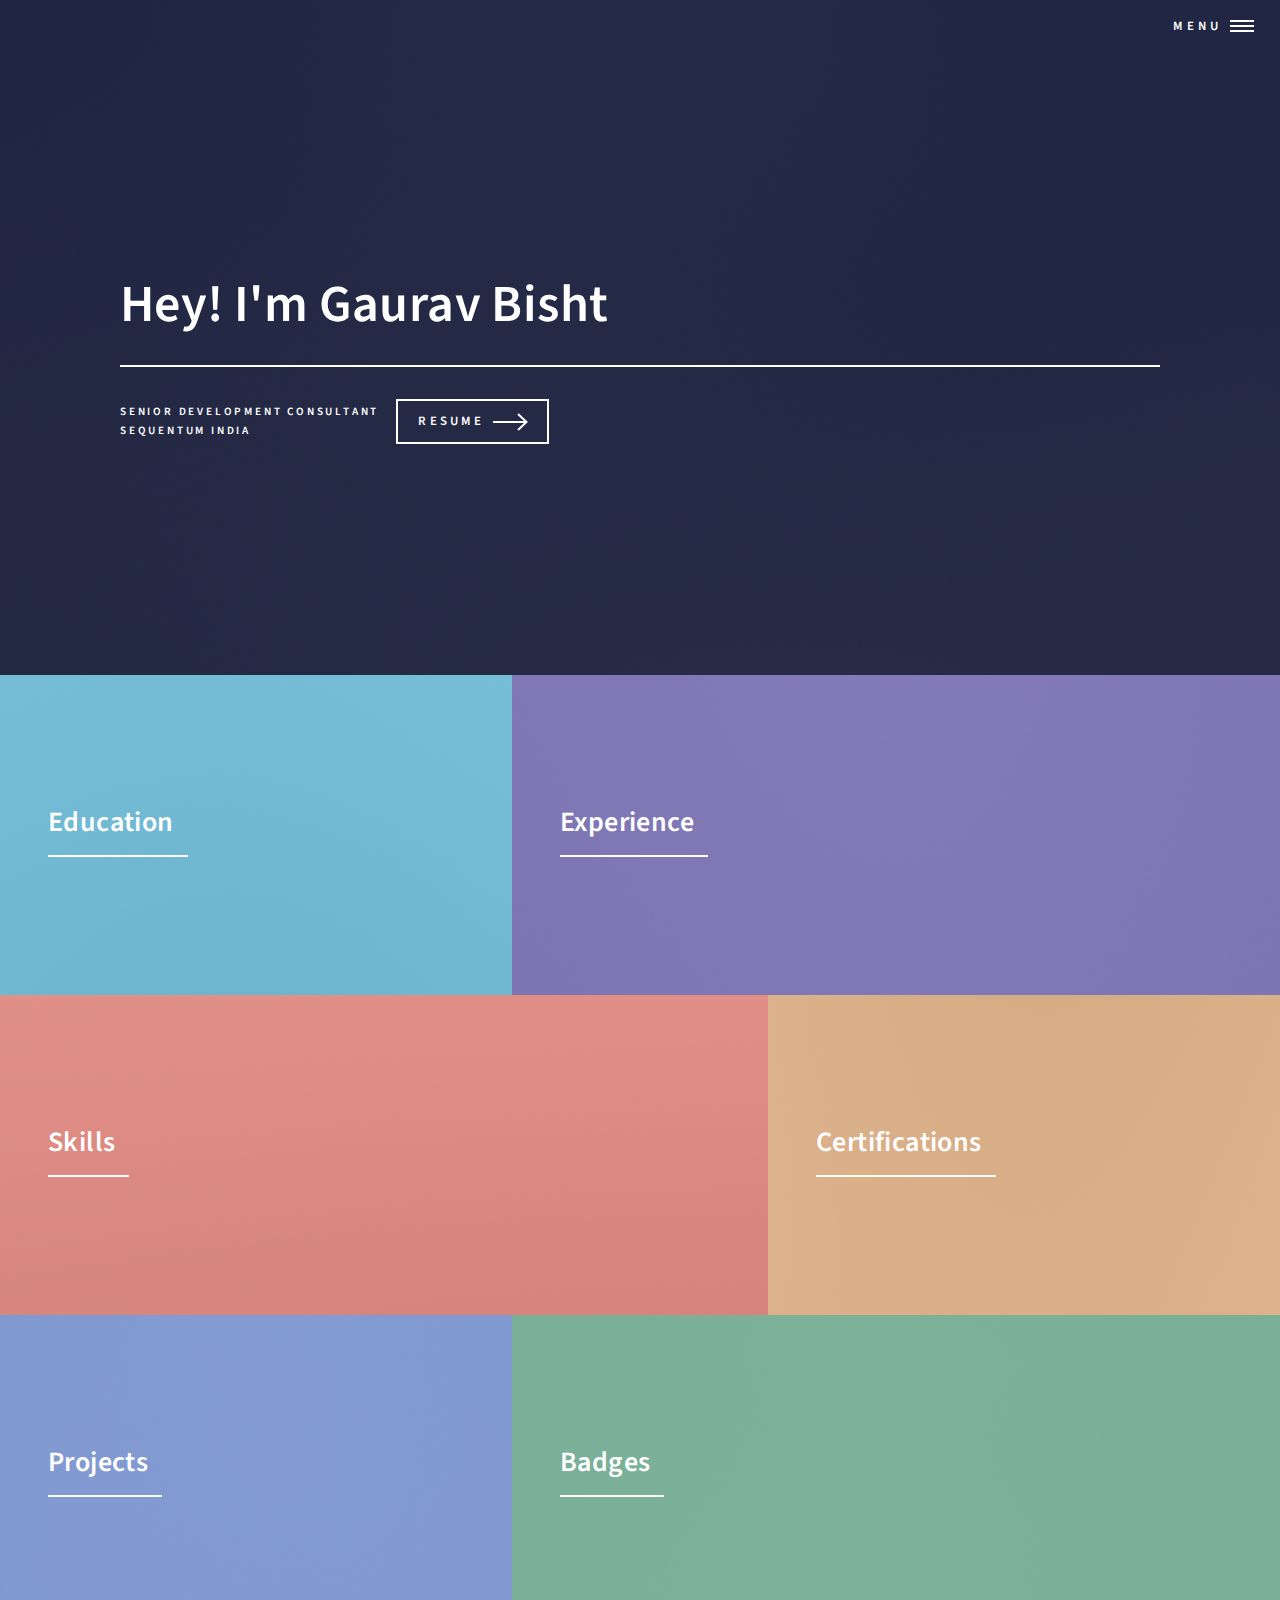
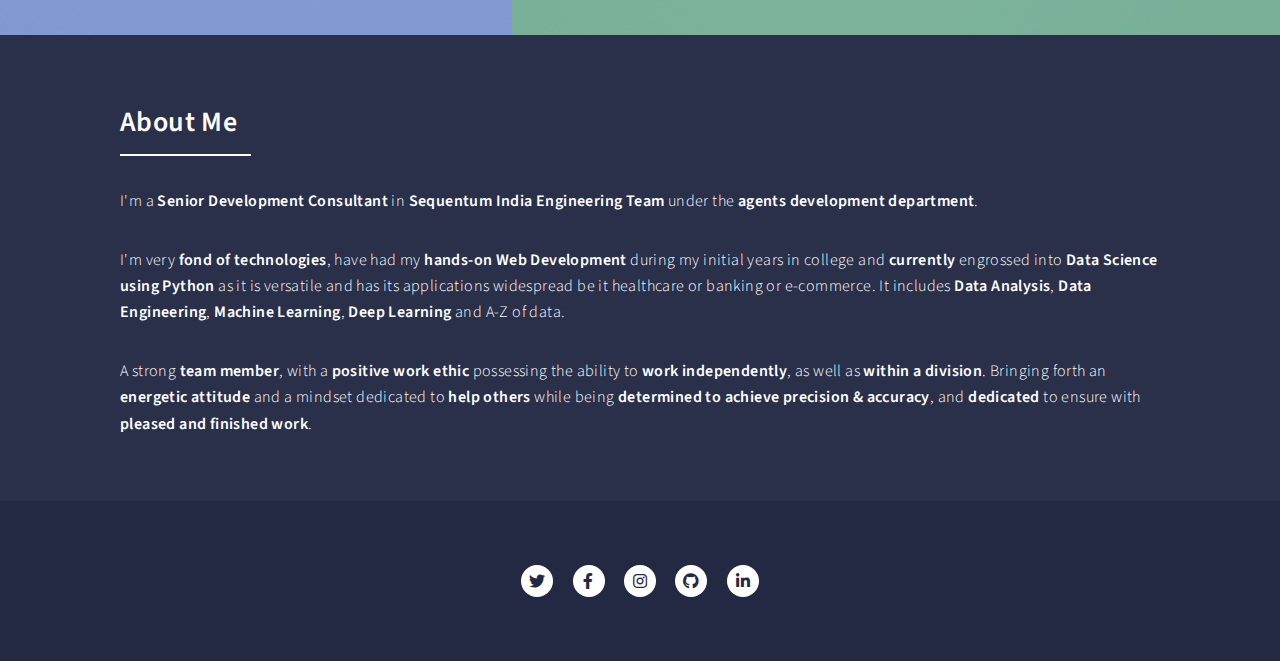
<file: index.html>
<!DOCTYPE HTML>
<html>
	<head>
		<title>Gaurav Bisht | Portfolio</title>
		<meta charset="utf-8" />
		<meta name="viewport" content="width=device-width, initial-scale=1, user-scalable=no" />
		<link rel="stylesheet" href="assets/css/main.css" />
		<noscript><link rel="stylesheet" href="assets/css/noscript.css" /></noscript>
	</head>
	<body class="is-preload">

		<!-- Wrapper -->
			<div id="wrapper">

				<!-- Header -->
					<header id="header" class="alt">
						<nav>
							<a href="#menu">Menu</a>
						</nav>
					</header>

				<!-- Menu -->
					<nav id="menu">
						<ul class="links">
							<li><a href="index.html">Home</a></li>
							<li><a href="education.html">Education</a></li>
							<li><a href="experience.html">Experience</a></li>
							<li><a href="skills.html">Skills</a></li>
                            				<li><a href="certifications.html">Certifications</a></li>
                            				<li><a href="projects.html">Projects</a></li>
                            				<li><a href="badges.html">Badges</a></li>
						</ul>
					</nav>

				<!-- Banner -->
					<section id="banner" class="major">
						<div class="inner">
							<header class="major">
								<h1>Hey! I'm Gaurav Bisht</h1>
							</header>
							<div class="content">
								<p>Senior Development Consultant<br />
								Sequentum India</p>
								<ul class="actions">
									<li><a href="GauravBisht.pdf" class="button next scrolly">RESUME</a></li>
								</ul>
							</div>
						</div>
					</section>

				<!-- Main -->
					<div id="main">

						<!-- One -->
							<section id="one" class="tiles">
								<article>
									<span class="image">
										<img src="images/pic01.jpg" alt="" />
									</span>
									<header class="major">
										<h3><a href="education.html" class="link">Education</a></h3>
									</header>
								</article>
								<article>
									<span class="image">
										<img src="images/pic02.jpg" alt="" />
									</span>
									<header class="major">
										<h3><a href="experience.html" class="link">Experience</a></h3>
									</header>
								</article>
								<article>
									<span class="image">
										<img src="images/pic03.jpg" alt="" />
									</span>
									<header class="major">
										<h3><a href="skills.html" class="link">Skills</a></h3>
									</header>
								</article>
								<article>
									<span class="image">
										<img src="images/pic04.jpg" alt="" />
									</span>
									<header class="major">
										<h3><a href="certifications.html" class="link">Certifications</a></h3>
									</header>
								</article>
								<article>
									<span class="image">
										<img src="images/pic05.jpg" alt="" />
									</span>
									<header class="major">
										<h3><a href="projects.html" class="link">Projects</a></h3>
									</header>
								</article>
								<article>
									<span class="image">
										<img src="images/pic06.jpg" alt="" />
									</span>
									<header class="major">
										<h3><a href="badges.html" class="link">Badges</a></h3>
									</header>
								</article>
							</section>

						<!-- Two -->
							<section id="two">
								<div class="inner">
									<header class="major">
										<h2>About Me</h2>
									</header>
									<p>I'm a <strong>Senior Development Consultant</strong> in <strong>Sequentum India Engineering Team</strong> under the <strong>agents development department</strong>.</p>
									<p>I'm very <strong>fond of technologies</strong>, have had my <strong>hands-on Web Development</strong> during my initial years in college and <strong>currently</strong> engrossed into <strong>Data Science using Python</strong> as it is versatile and has its applications widespread be it healthcare or banking or e-commerce. It includes <strong>Data Analysis</strong>, <strong>Data Engineering</strong>, <strong>Machine Learning</strong>, <strong>Deep Learning</strong> and A-Z of data.</p>
									<p>A strong <strong>team member</strong>, with a <strong>positive work ethic</strong> possessing the ability to <strong>work independently</strong>, as well as <strong>within a division</strong>. Bringing forth an <strong>energetic attitude</strong> and a mindset dedicated to <strong>help others</strong> while being <strong>determined to achieve precision & accuracy</strong>, and <strong>dedicated</strong> to ensure with <strong>pleased and finished work</strong>.</p>
								</div>
							</section>
					</div>

				<!-- Footer -->
					<footer id="footer">
						<div class="inner">
							<center><ul class="icons">
								<li><a href="https://www.twitter.com/Jarvis_Me" class="icon brands alt fa-twitter" target="_blank"><span class="label">Twitter</span></a></li>
								<li><a href="https://www.facebook.com/gaurav.bisht17" class="icon brands alt fa-facebook-f" target="_blank"><span class="label">Facebook</span></a></li>
								<li><a href="https://www.instagram.com/gaurav_bisht17" class="icon brands alt fa-instagram" target="_blank"><span class="label">Instagram</span></a></li>
								<li><a href="https://www.github.com/gauravbisht005" class="icon brands alt fa-github" target="_blank"><span class="label">GitHub</span></a></li>
								<li><a href="https://www.linkedin.com/in/gauravbisht005" class="icon brands alt fa-linkedin-in" target="_blank"><span class="label">LinkedIn</span></a></li>
							</ul></center>
						</div>
					</footer>

			</div>

		<!-- Scripts -->
			<script src="assets/js/jquery.min.js"></script>
			<script src="assets/js/jquery.scrolly.min.js"></script>
			<script src="assets/js/jquery.scrollex.min.js"></script>
			<script src="assets/js/browser.min.js"></script>
			<script src="assets/js/breakpoints.min.js"></script>
			<script src="assets/js/util.js"></script>
			<script src="assets/js/main.js"></script>

	</body>
</html>
</file>
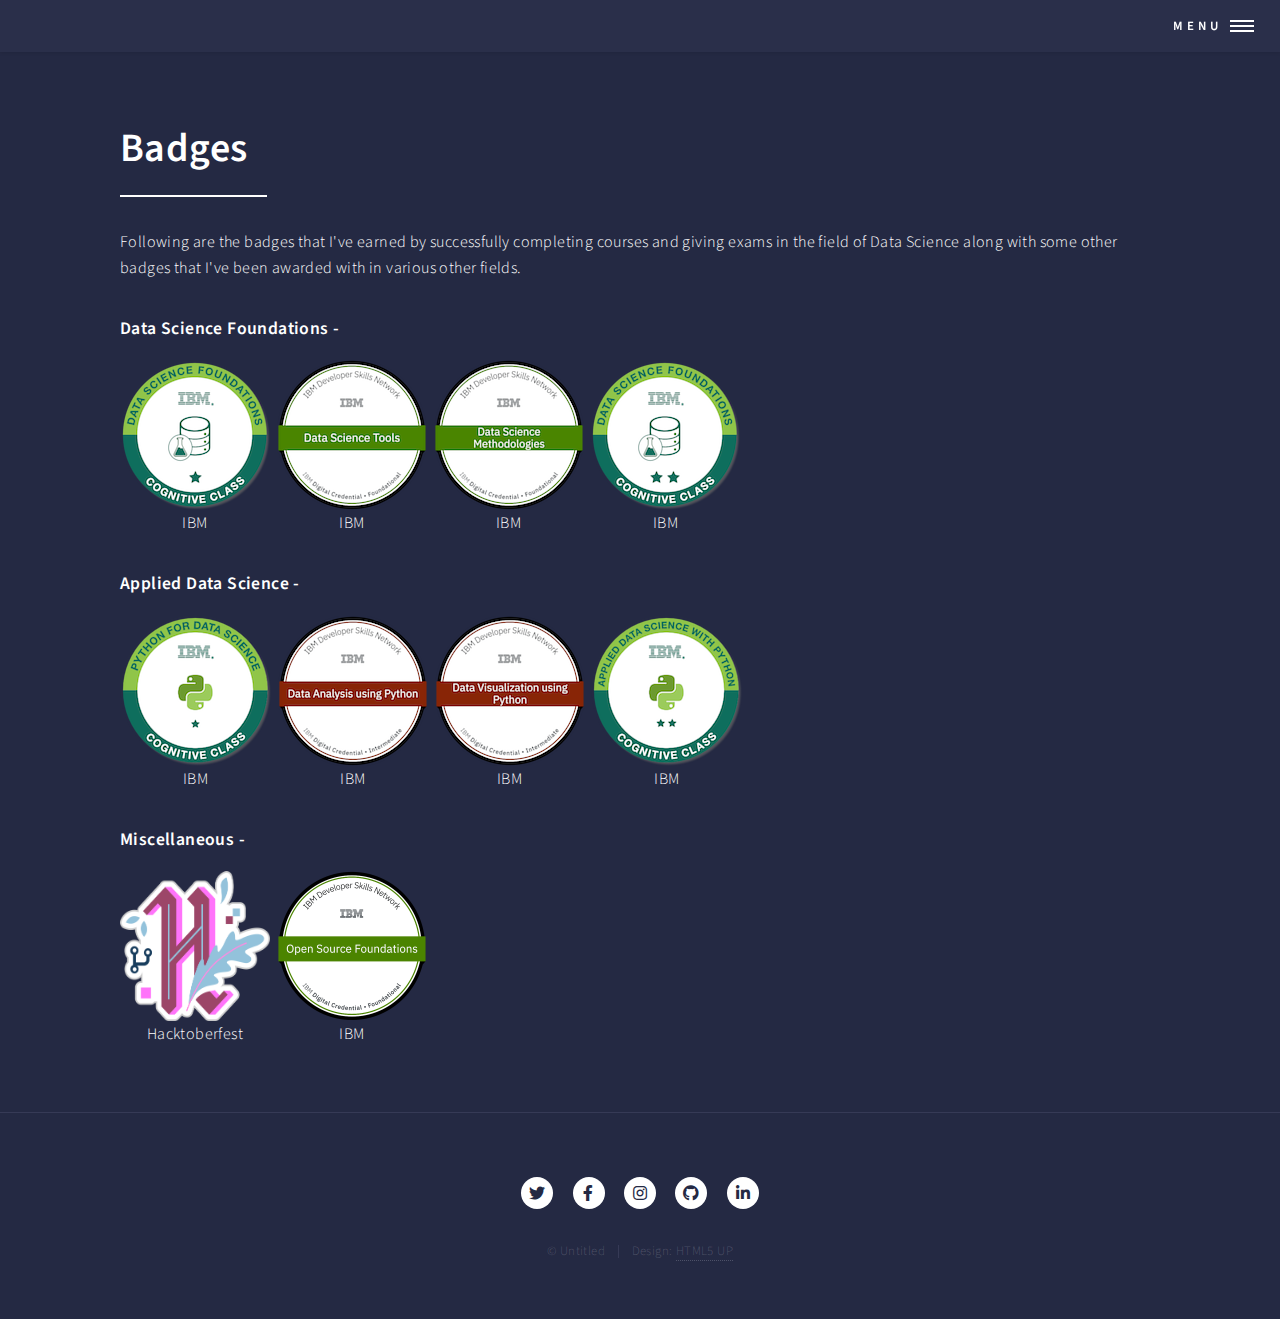
<file: badges.html>
<!DOCTYPE HTML>
<html>
    <head>
        <title>Badges - Gaurav Bisht | Portfolio</title>
        <meta charset="utf-8" />
        <meta name="viewport" content="width=device-width, initial-scale=1, user-scalable=no" />
        <link rel="stylesheet" href="assets/css/main.css" />
        <noscript><link rel="stylesheet" href="assets/css/noscript.css" /></noscript>
    </head>
    <body class="is-preload">

        <!-- Wrapper -->
            <div id="wrapper">

                <!-- Header -->
                    <header id="header">
                        <nav>
                            <a href="#menu">Menu</a>
                        </nav>
                    </header>

                <!-- Menu -->
                    <nav id="menu">
                        <ul class="links">
                            <li><a href="index.html">Home</a></li>
                            <li><a href="education.html">Education</a></li>
                            <li><a href="">Experience</a></li>
                            <li><a href="skills.html">Skills</a></li>
                            <li><a href="certifications.html">Certifications</a></li>
                            <li><a href="projects.html">Projects</a></li>
                            <li><a href="badges.html">Badges</a></li>
                        </ul>
                    </nav>

                <!-- Main -->
                    <div id="main" class="alt">

                        <!-- One -->
                            <section id="one">
                                <div class="inner">
                                    <header class="major">
                                        <h1>Badges</h1>
                                    </header>

                                <!-- Content -->
                                    <p>Following are the badges that I've earned by successfully completing courses and giving exams in the field of Data Science along with some other badges that I've been awarded with in various other fields.</p>
                                    <!-- Break -->
                                        <h4>Data Science Foundations -</h4>
                                            <div>
                                                <a href="https://www.youracclaim.com/badges/eb1dfd70-a58d-4028-85ca-8c8074150564/public_url" target="_blank" class="image">
                                                    <img src="images/data-science-foundations-level-1.png" alt="Introduction to Data Science">
                                                    <center><p>IBM</p></center>
                                                </a>&nbsp;
                                                <a href="https://www.youracclaim.com/badges/c3a55cca-c023-4d24-ac8f-04cd2fccf1f7/public_url" target="_blank" class="image">
                                                    <img src="images/data-science-tools.png" alt="Data Science Tools">
                                                    <center><p>IBM</p></center>
                                                </a>&nbsp;
                                                <a href="https://www.youracclaim.com/badges/09bf0ffd-e7a4-473f-b3b6-3704c5767917/public_url" target="_blank" class="image">
                                                    <img src="images/data-science-methodologies.png" alt="Data Science Methodologies">
                                                    <center><p>IBM</p></center>
                                                </a>&nbsp;
                                                <a href="https://www.youracclaim.com/badges/56b75de8-d574-4c6b-b8c3-07bd8e757d74/public_url" target="_blank" class="image">
                                                    <img src="images/data-science-foundations-level-2-v2.png" alt="Data Science Foundations - Level 2">
                                                    <center><p>IBM</p></center>
                                                </a>&nbsp;
                                            </div>
                                        <h4>Applied Data Science -</h4>
                                            <div>
                                                <a href="https://www.youracclaim.com/badges/287cde73-c9d3-4db3-b58d-8252b322d678/public_url" target="_blank" class="image">
                                                    <img src="images/python-for-data-science.png" alt="Python for Data Science">
                                                    <center><p>IBM</p></center>
                                                </a>&nbsp;
                                                <a href="https://www.youracclaim.com/badges/810e4992-e591-46c9-9d7d-143eba291f65/public_url" target="_blank" class="image">
                                                    <img src="images/data-analysis-using-python.png" alt="Data Analysis with Python">
                                                    <center><p>IBM</p></center>
                                                </a>&nbsp;
                                                <a href="https://www.youracclaim.com/badges/a954ece1-192a-4da3-b29a-62d9f3526892/public_url" target="_blank" class="image">
                                                    <img src="images/data-visualization-using-python.png" alt="Data Visualization with Python">
                                                    <center><p>IBM</p></center>
                                                </a>&nbsp;
                                                <a href="https://www.youracclaim.com/badges/3754e351-4ff1-4706-bacf-3dfa9e3ac7d2/public_url" target="_blank" class="image">
                                                    <img src="images/applied-data-science-with-python-level-2.png" alt="Applied Data Science with Python - Level 2">
                                                    <center><p>IBM</p></center>
                                                </a>&nbsp;
                                            </div>
                                        <h4>Miscellaneous -</h4>
                                            <div>
                                                <a href="https://dev.to/badge/hacktoberfest-2020" target="_blank" class="image">
                                                    <img src="images/hacktoberfest2020-badge_2.png" height=150px width=150px alt="Hackotoberfest 2020">
                                                    <center><p>Hacktoberfest</p></center>
                                                </a>&nbsp;
                                                <a href="https://www.credly.com/badges/3629af94-ad54-4f6f-9eb2-6995987599dc/public_url" target="_blank" class="image">
                                                    <img src="images/open-source-foundations.png" height=150px width=150px alt="Open Source Foundations">
                                                    <center><p>IBM</p></center>
                                                </a>&nbsp;
                                            </div>
                                </div>
                            </section>
                    </div>

                <!-- Footer -->
                    <footer id="footer">
                        <div class="inner">
                            <center><ul class="icons">
                                <li><a href="https://www.twitter.com/Jarvis_Me" class="icon brands alt fa-twitter" target="_blank"><span class="label">Twitter</span></a></li>
                                <li><a href="https://www.facebook.com/gaurav.bisht17" class="icon brands alt fa-facebook-f" target="_blank"><span class="label">Facebook</span></a></li>
                                <li><a href="https://www.instagram.com/gaurav_bisht17" class="icon brands alt fa-instagram" target="_blank"><span class="label">Instagram</span></a></li>
                                <li><a href="https://www.github.com/gauravbisht005" class="icon brands alt fa-github" target="_blank"><span class="label">GitHub</span></a></li>
                                <li><a href="https://www.linkedin.com/in/gauravbisht005" class="icon brands alt fa-linkedin-in" target="_blank"><span class="label">LinkedIn</span></a></li>
                            </ul>
                            <ul class="copyright">
                                <li>&copy; Untitled</li><li>Design: <a href="https://html5up.net">HTML5 UP</a></li>
                            </ul></center>
                        </div>
                    </footer>

            </div>

        <!-- Scripts -->
            <script src="assets/js/jquery.min.js"></script>
            <script src="assets/js/jquery.scrolly.min.js"></script>
            <script src="assets/js/jquery.scrollex.min.js"></script>
            <script src="assets/js/browser.min.js"></script>
            <script src="assets/js/breakpoints.min.js"></script>
            <script src="assets/js/util.js"></script>
            <script src="assets/js/main.js"></script>

    </body>
</html>
</file>
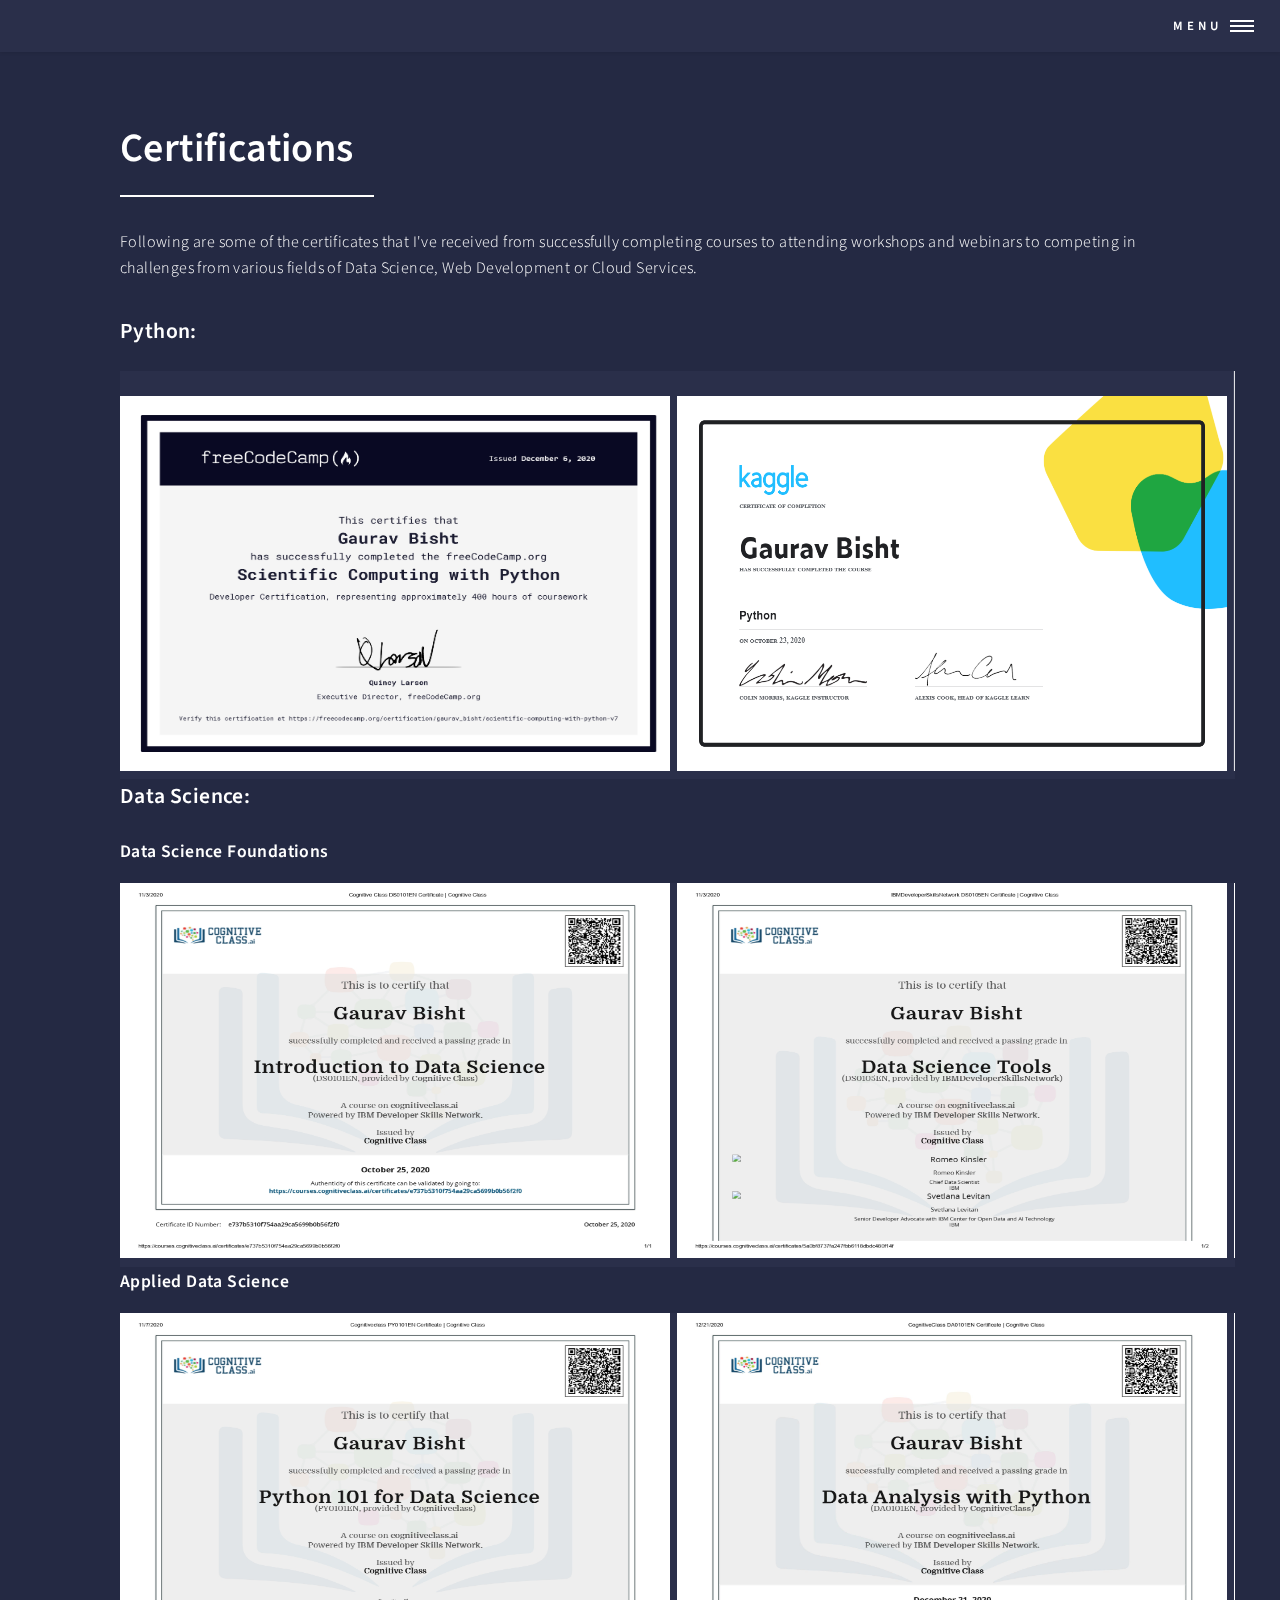
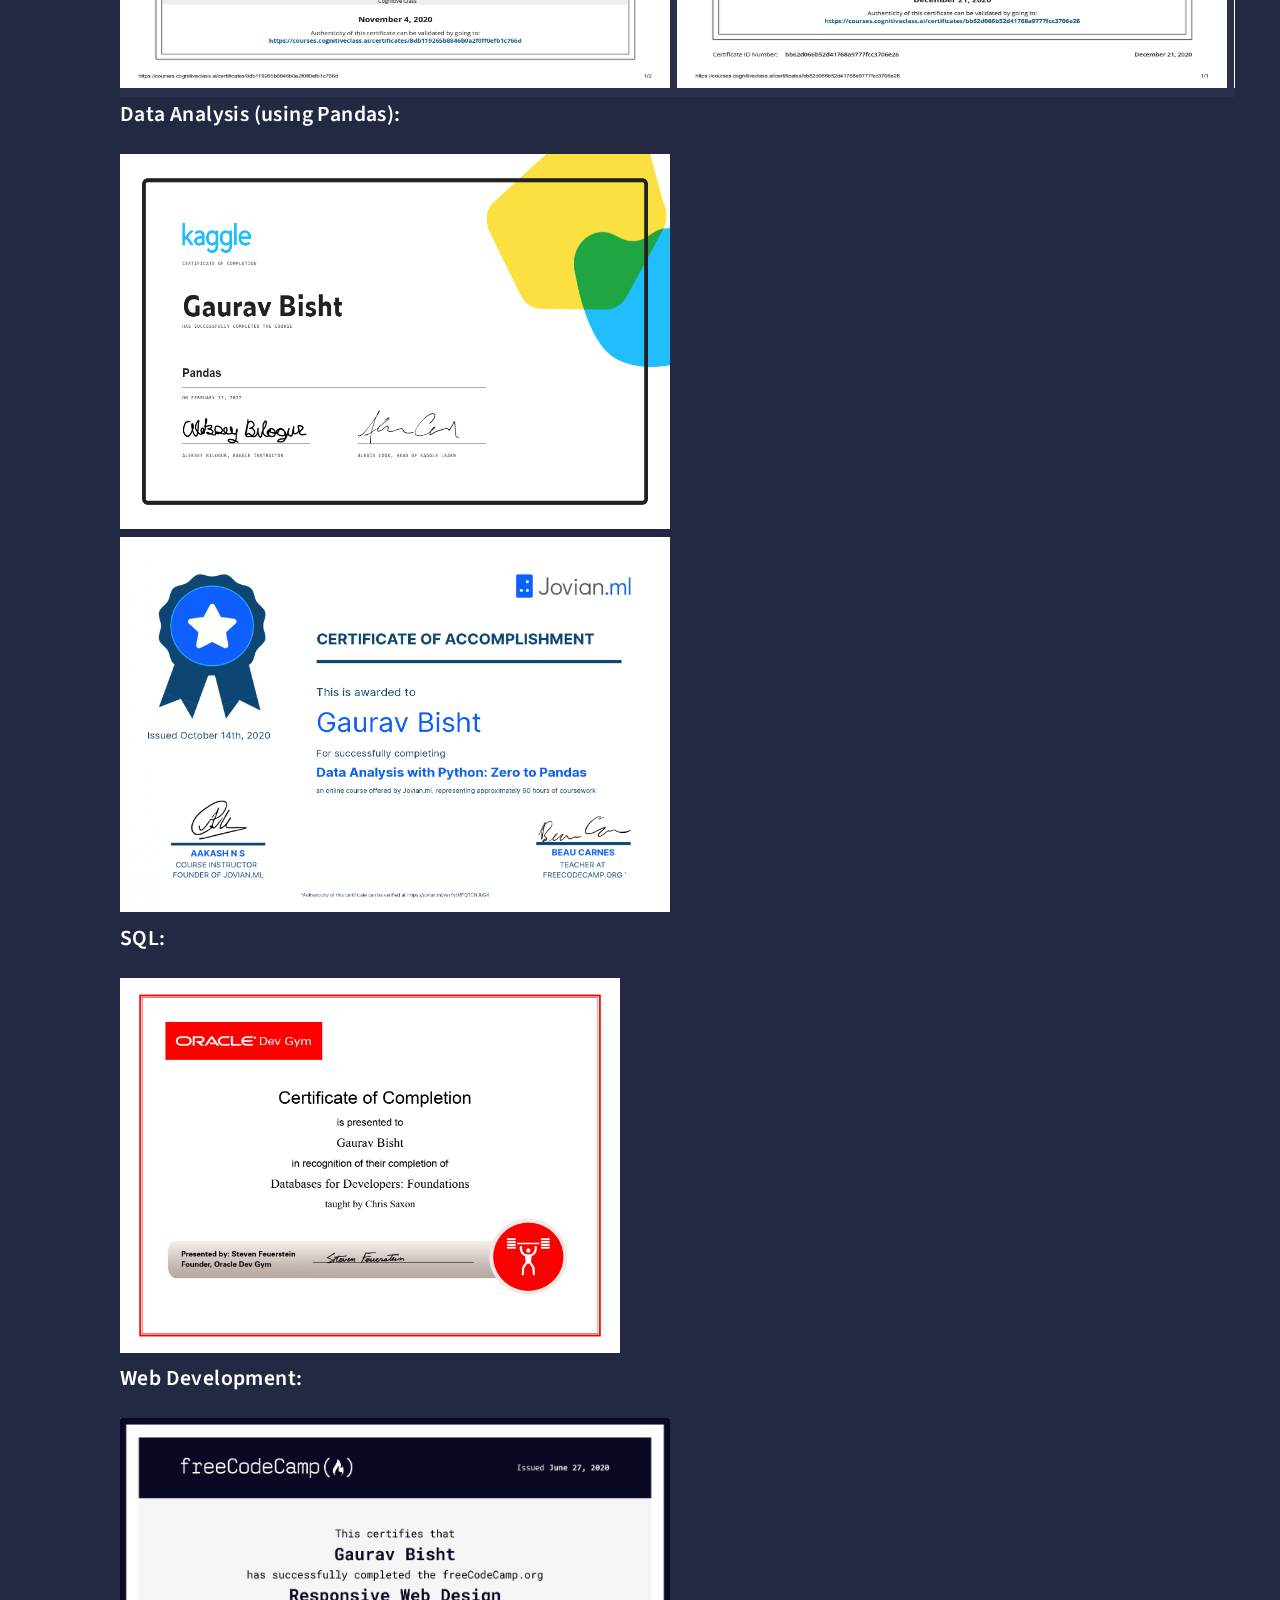
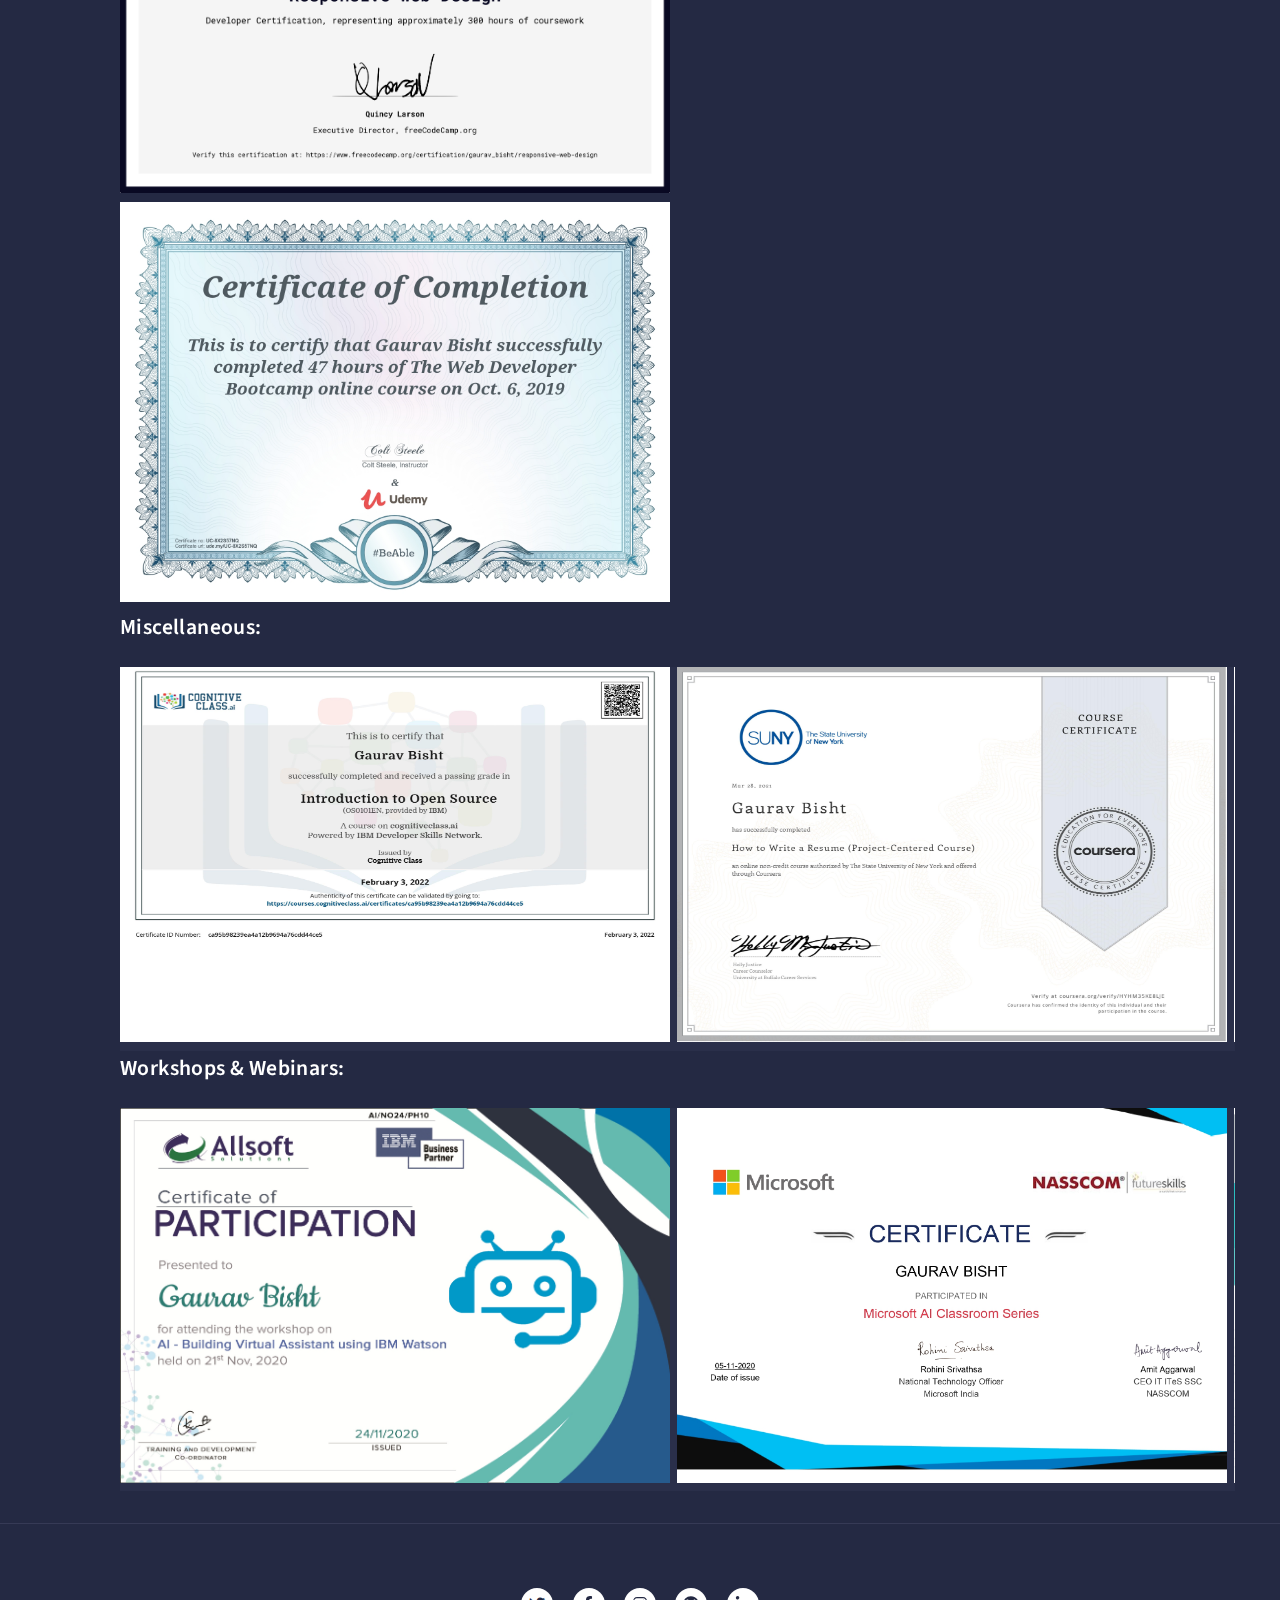
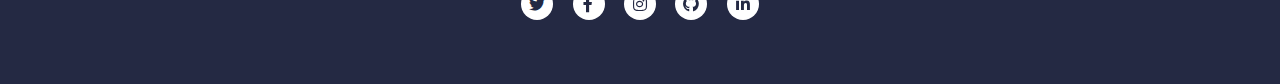
<file: certifications.html>
<!DOCTYPE HTML>
<html>
    <head>
        <title>Certifications - Gaurav Bisht | Portfolio</title>
        <meta charset="utf-8" />
        <meta name="viewport" content="width=device-width, initial-scale=1, user-scalable=no" />
        <link rel="stylesheet" href="assets/css/main.css" />
        <noscript><link rel="stylesheet" href="assets/css/noscript.css" /></noscript>
    </head>
    <body class="is-preload">

        <!-- Wrapper -->
            <div id="wrapper">

                <!-- Header -->
                    <header id="header">
                        <nav>
                            <a href="#menu">Menu</a>
                        </nav>
                    </header>

                <!-- Menu -->
                    <nav id="menu">
                        <ul class="links">
                            <li><a href="index.html">Home</a></li>
                            <li><a href="education.html">Education</a></li>
                            <li><a href="">Experience</a></li>
                            <li><a href="skills.html">Skills</a></li>
                            <li><a href="certifications.html">Certifications</a></li>
                            <li><a href="projects.html">Projects</a></li>
                            <li><a href="badges.html">Badges</a></li>
                        </ul>
                    </nav>

                <!-- Main -->
                    <div id="main" class="alt">

                        <!-- One -->
                            <section id="one">
                                <div class="inner">
                                    <header class="major">
                                        <h1>Certifications</h1>
                                    </header>

                                <!-- Content -->
                                    <p>Following are some of the certificates that I've received from successfully completing courses to attending workshops and webinars to competing in challenges from various fields of Data Science, Web Development or Cloud Services.</p>
                                    <!-- Break -->
                                        <div class="col-4 col-12-medium">
                                            <h3>Python:</h3>
                                                <div class="scrollable">
                                                    <a href="https://www.freecodecamp.org/certification/gaurav_bisht/scientific-computing-with-python-v7" target="_blank" class="image">
                                                        <img src="images/freecodecamp(1).jpg" width=550 height=375 alt="freeCodeCamp - Scientific Computing with Python">
                                                    </a>&nbsp;
                                                    <a href="https://www.kaggle.com/learn/certification/gauravbisht005/python" target="_blank" class="image">
                                                        <img src="images/Gaurav Bisht - Python.png" width=550 height=375 alt="Kaggle - Python">
                                                    </a>&nbsp;
                                                    <a href="https://www.udemy.com/certificate/UC-a6b64822-8267-4ae0-aa2e-7a2859e718a3/" target="_blank" class="image">
                                                        <img src="images/UC-a6b64822-8267-4ae0-aa2e-7a2859e718a3.jpg" width=550 height=400 alt="Python Programming Masterclass">
                                                    </a>&nbsp;
                                                </div>
                                        </div>
                                        <div class="col-4 col-12-medium">
                                            <h3>Data Science:</h3>
                                                <h4>Data Science Foundations</h4>
                                                    <div class="scrollable">
                                                        <a href="https://courses.cognitiveclass.ai/certificates/e737b5310f754aa29ca5699b0b56f2f0" target="_blank" class="image">
                                                            <img src="images/Cognitive Class DS0101EN Certificate _ Cognitive Class.jpg" width=550 height=375 alt="Introduction to Data Science">
                                                        </a>&nbsp;
                                                        <a href="https://courses.cognitiveclass.ai/certificates/5a0bf8737fa247fbb6118dbdc480f14f" target="_blank" class="image">
                                                            <img src="images/IBMDeveloperSkillsNetwork DS0105EN Certificate _ Cognitive Class.jpg" width=550 height=375 alt="Data Science Tools">
                                                        </a>&nbsp;
                                                        <a href="https://courses.cognitiveclass.ai/certificates/a272ae82af0f43c8bc3f07a3ff3b075b" target="_blank" class="image">
                                                            <img src="images/CognitiveClass DS0103EN Certificate _ Cognitive Class.jpg" width=550 height=375 alt="Data Science Methodologies">
                                                        </a>&nbsp;
                                                    </div>
                                                <h4>Applied Data Science</h4>
                                                    <div class="scrollable">
                                                        <a href="https://courses.cognitiveclass.ai/certificates/8db119265b8846b0a2f0ff0efb1c766d" target="_blank" class="image">
                                                            <img src="images/Cognitiveclass PY0101EN Certificate _ Cognitive Class.jpg" width=550 height=375 alt="Python for Data Science">
                                                        </a>&nbsp;
                                                        <a href="https://courses.cognitiveclass.ai/certificates/bb62d066b52d41768a9777fcc3706e26" target="_blank" class="image">
                                                            <img src="images/Cognitive Class DA0101EN Certificate _ Cognitive Class.jpg" width=550 height=375 alt="Data Analysis with Python">
                                                        </a>&nbsp;
                                                        <a href="https://courses.cognitiveclass.ai/certificates/4432689b64104dba82768181c9546c2b" target="_blank" class="image">
                                                            <img src="images/Cognitive Class DV0101EN Certificate _ Cognitive Class.jpg" width=550 height=375 alt="Data Visualisation with Python">
                                                        </a>&nbsp;
                                                    </div>
                                        </div>
                                        <div class="col-4 col-12-medium">
                                            <h3>Data Analysis (using Pandas):</h3>
                                                <a href="https://www.kaggle.com/learn/certification/gauravbisht005/pandas" target="_blank" class="image">
                                                    <img src="images/Gaurav Bisht - Pandas.png" width=550 height=375 alt="Kaggle - Pandas">
                                                </a>&nbsp;
                                                <a href="https://jovian.ai/certificate/MFQTCNJUG4" target="_blank" class="image">
                                                    <img src="images/certificate.jpg" width=550 height=375 alt="Data Analysis with Python: Zero to Pandas">
                                                </a>&nbsp;
                                        </div>
                                        <div class="col-4 col-12-medium">
                                            <h3>SQL:</h3>
                                                <a href="https://drive.google.com/file/d/1SJ4mK1UZTWrPaCFUnHeZRYxfxSSQHESJ/view?usp=sharing" target="_blank" class="image">
                                                    <img src="images/Database for Developers_ Foundations.jpg" width=500 height=375 alt="Databases for Developers: Foundations">
                                                </a>&nbsp;
                                        </div>
                                        <div class="col-4 col-12-medium">
                                            <h3>Web Development:</h3>
                                                <a href="https://www.freecodecamp.org/certification/gaurav_bisht/responsive-web-design" target="_blank" class="image">
                                                    <img src="images/freecodecamp.jpg" alt="Responsive Web Design" width=550 height=375>
                                                </a>&nbsp;
                                                <a href="https://www.udemy.com/certificate/UC-8X2S57NQ/" target="_blank" class="image">
                                                    <img src="images/UC-8X2S57NQ.jpg" width=550 height=400 alt="Web Developer Bootcamp">
                                                </a>&nbsp;
                                        </div>
                                        <div class="col-4 col-12-medium">
                                            <h3>Miscellaneous:</h3>
                                                <div class=scrollable>
                                                    <a href="https://courses.cognitiveclass.ai/certificates/ca95b98239ea4a12b9694a76cdd44ce5" target="_blank" class="image">
                                                        <img src="images/Cognitive Class OS0101EN Certificate _ Cognitive Class.jpg" width=550 height=375 alt="Open Source Foundations">
                                                    </a>&nbsp;
                                                    <a href="https://coursera.org/verify/HYHM35KE8LJE" target="_blank" class="image">
                                                        <img src="images/Coursera - How to Write a Resume (Project Centered Course).jpg" width=550 height=375 alt="Coursera - How to Write Resume (Project Centered Course)">
                                                    </a>&nbsp;
                                                    <a href="https://drive.google.com/file/d/1hEQZ24p_InE57q-GQR3jY-Jdljz1N3BK/view?usp=sharing" target="_blank" class="image">
                                                        <img src="images/Coding Ninjas - CodeKaze 2021.jpg" width=550 height=375 alt="Coding Ninjas - CodeKaze 2021">
                                                    </a>&nbsp;
                                                    <a href="https://drive.google.com/file/d/1N3bGt5TjPdogJRyjeV4fHauSmqePkPHh/view?usp=sharing" target="_blank" class="image">
                                                        <img src="images/Coding Ninjas - Hire 2.0 - Senior (4th Year).jpg" width=550 height=375 alt="Coding Ninjas - Hire 2.0 - Senior (4th Year)">
                                                    </a>&nbsp;
                                                </div>
                                        </div>
                                        <div class="col-4 col-12-medium">
                                            <h3>Workshops & Webinars:</h3>
                                                <div class=scrollable>
                                                    <a href="https://drive.google.com/file/d/12XN9k-CFJL8IMMMC8S05Vcb1UorkzjWj/view?usp=sharing" target="_blank" class="image">
                                                        <img src="images/Allsoft - Gaurav Bisht.jpg" width=550 height=375 alt="AI - Building Virtual Assistant using IBM Watson">
                                                    </a>&nbsp;
                                                    <a href="https://drive.google.com/file/d/1FCJi_9-jIv8ldTTdPm7wXc2kdc3Bn9QC/view?usp=sharing" target="_blank" class="image">
                                                        <img src="images/MicrosoftCertificate.jpg" width=550 height=375 alt="Microsoft AI Classroom Series">
                                                    </a>&nbsp;
                                                    <a href="https://drive.google.com/file/d/1CEqEwR10fLNANVKVSZ5WALL56riPeKlM/view?usp=sharing" target="_blank" class="image">
                                                        <img src="images/Cepta.jpg" width=550 height=375 alt="Cepta">
                                                    </a>&nbsp;
                                                    <a href="https://drive.google.com/file/d/1bI02PHvxvATiaWbJBYGlGGtqyqc9_pZk/view?usp=sharing" target="_blank" class="image">
                                                        <img src="images/cognixia.jpg" width=550 height=375 alt="Cognixia">
                                                    </a>&nbsp;
                                                </div>
                                        </div>
                                </div>
                            </section>
                    </div>

                <!-- Footer -->
                    <footer id="footer">
                        <div class="inner">
                            <center><ul class="icons">
                                <li><a href="https://www.twitter.com/Jarvis_Me" class="icon brands alt fa-twitter" target="_blank"><span class="label">Twitter</span></a></li>
                                <li><a href="https://www.facebook.com/gaurav.bisht17" class="icon brands alt fa-facebook-f" target="_blank"><span class="label">Facebook</span></a></li>
                                <li><a href="https://www.instagram.com/gaurav_bisht17" class="icon brands alt fa-instagram" target="_blank"><span class="label">Instagram</span></a></li>
                                <li><a href="https://www.github.com/gauravbisht005" class="icon brands alt fa-github" target="_blank"><span class="label">GitHub</span></a></li>
                                <li><a href="https://www.linkedin.com/in/gauravbisht005" class="icon brands alt fa-linkedin-in" target="_blank"><span class="label">LinkedIn</span></a></li>
                            </ul></center>
                        </div>
                    </footer>

            </div>

        <!-- Scripts -->
            <script src="assets/js/jquery.min.js"></script>
            <script src="assets/js/jquery.scrolly.min.js"></script>
            <script src="assets/js/jquery.scrollex.min.js"></script>
            <script src="assets/js/browser.min.js"></script>
            <script src="assets/js/breakpoints.min.js"></script>
            <script src="assets/js/util.js"></script>
            <script src="assets/js/main.js"></script>

    </body>
</html>
</file>
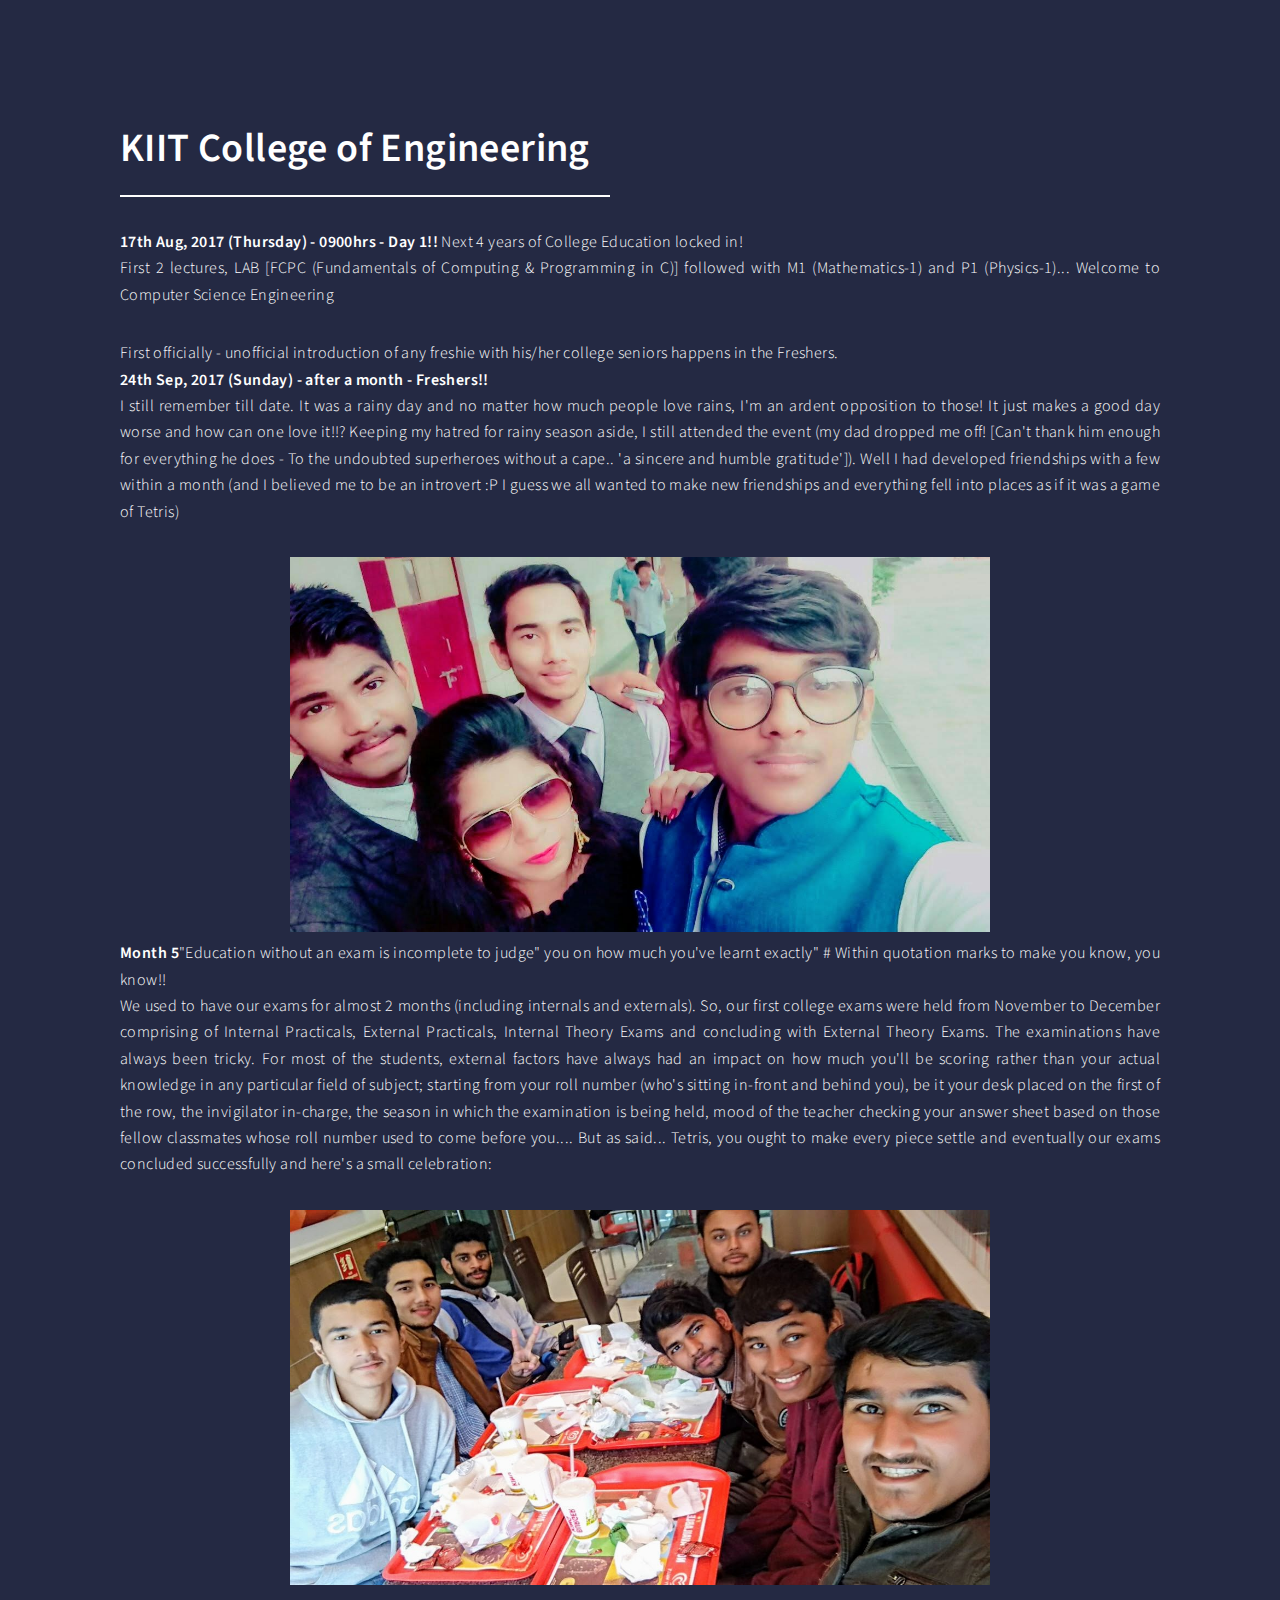
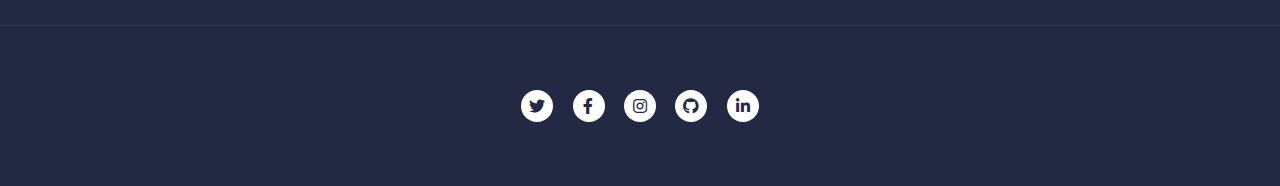
<file: college.html>
<!DOCTYPE HTML>
<html>
    <head>
        <title>College - Education | Gaurav Bisht</title>
        <meta charset="utf-8" />
        <meta name="viewport" content="width=device-width, initial-scale=1, user-scalable=no" />
        <link rel="stylesheet" href="assets/css/main.css" />
        <noscript><link rel="stylesheet" href="assets/css/noscript.css" /></noscript>
    </head>
    <body class="is-preload">

        <!-- Wrapper -->
            <div id="wrapper">

                <!-- Main -->
                    <div id="main" class="alt">

                        <!-- One -->
                            <section id="one">
                                <div class="inner">
                                    <header class="major">
                                        <h1>KIIT College of Engineering</h1>
                                    </header>

                                <!-- Content -->
                                    <p align="justify"><strong>17th Aug, 2017 (Thursday) - 0900hrs - Day 1!!</strong> Next 4 years of College Education locked in!<br>
                                    First 2 lectures, LAB [FCPC (Fundamentals of Computing & Programming in C)] followed with M1 (Mathematics-1) and P1 (Physics-1)... Welcome to Computer Science Engineering</p>
                                    <p align="justify">First officially - unofficial introduction of any freshie with his/her college seniors happens in the Freshers.<br>
                                    <strong>24th Sep, 2017 (Sunday) - after a month - Freshers!!</strong><br>
                                    I still remember till date. It was a rainy day and no matter how much people love rains, I'm an ardent opposition to those! It just makes a good day worse and how can one love it!!?
                                    Keeping my hatred for rainy season aside, I still attended the event (my dad dropped me off! [Can't thank him enough for everything he does - To the undoubted superheroes without a cape.. 'a sincere and humble gratitude']).
                                    Well I had developed friendships with a few within a month (and I believed me to be an introvert :P I guess we all wanted to make new friendships and everything fell into places as if it was a game of Tetris)</p>
                                    <center><img src="images/IMG-20170924.jpg" alt="One of the few Freshers(s) pic" width=700 height=375></center>
                                    <p align="justify"><strong>Month 5</strong>"Education without an exam is incomplete to judge" you on how much you've learnt exactly" # Within quotation marks to make you know, you know!!<br>
                                    We used to have our exams for almost 2 months (including internals and externals). So, our first college exams were held from November to December comprising of Internal Practicals, External Practicals, Internal Theory Exams and concluding with External Theory Exams.
                                    The examinations have always been tricky. For most of the students, external factors have always had an impact on how much you'll be scoring rather than your actual knowledge in any particular field of subject; starting from your roll number (who's sitting in-front and behind you), be it your desk placed on the first of the row,
                                    the invigilator in-charge, the season in which the examination is being held, mood of the teacher checking your answer sheet based on those fellow classmates whose roll number used to come before you.... 
                                    But as said... Tetris, you ought to make every piece settle and eventually our exams concluded successfully and here's a small celebration:
                                    <center><img src="images/IMG-20171229.jpg" alt="Celebration for concluding our 1st semester" width=700 height=375></center>
                                </div>
                            </section>
                    </div>
                <!-- Footer -->
                    <footer id="footer">
                        <div class="inner">
                            <center><ul class="icons">
                                <li><a href="https://www.twitter.com/Jarvis_Me" class="icon brands alt fa-twitter" target="_blank"><span class="label">Twitter</span></a></li>
                                <li><a href="https://www.facebook.com/gaurav.bisht17" class="icon brands alt fa-facebook-f" target="_blank"><span class="label">Facebook</span></a></li>
                                <li><a href="https://www.instagram.com/gaurav_bisht17" class="icon brands alt fa-instagram" target="_blank"><span class="label">Instagram</span></a></li>
                                <li><a href="https://www.github.com/gauravbisht005" class="icon brands alt fa-github" target="_blank"><span class="label">GitHub</span></a></li>
                                <li><a href="https://www.linkedin.com/in/gauravbisht005" class="icon brands alt fa-linkedin-in" target="_blank"><span class="label">LinkedIn</span></a></li>
                            </ul></center>
                        </div>
                    </footer>

            </div>

        <!-- Scripts -->
            <script src="assets/js/jquery.min.js"></script>
            <script src="assets/js/jquery.scrolly.min.js"></script>
            <script src="assets/js/jquery.scrollex.min.js"></script>
            <script src="assets/js/browser.min.js"></script>
            <script src="assets/js/breakpoints.min.js"></script>
            <script src="assets/js/util.js"></script>
            <script src="assets/js/main.js"></script>

    </body>
</html>
</file>
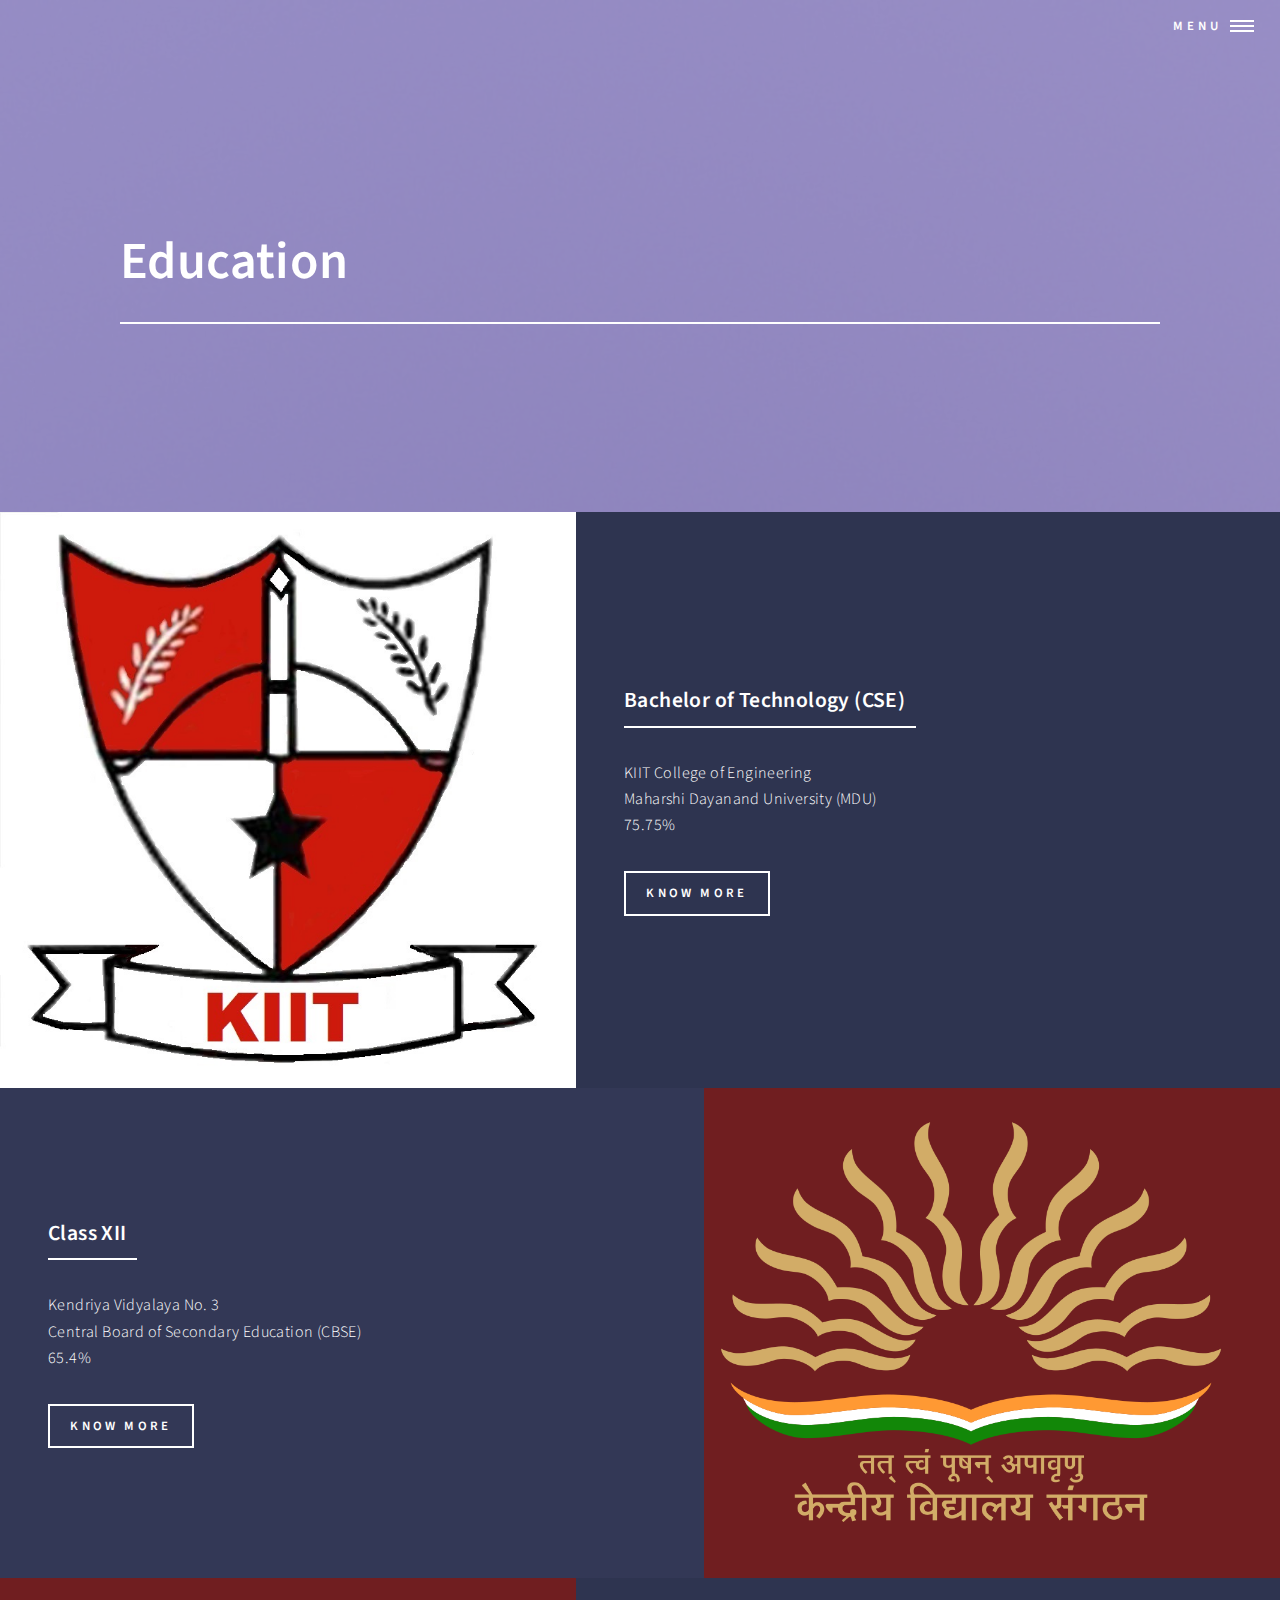
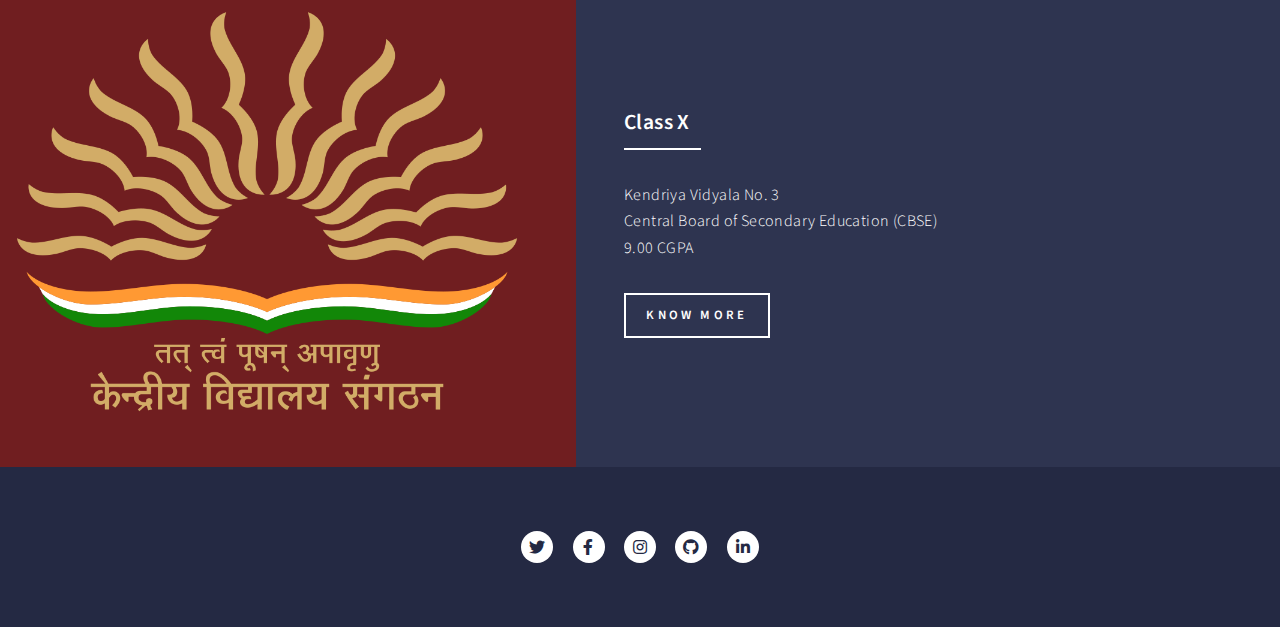
<file: education.html>
<!DOCTYPE HTML>
<html>
	<head>
		<title>Education - Gaurav Bisht | Portfolio</title>
		<meta charset="utf-8" />
		<meta name="viewport" content="width=device-width, initial-scale=1, user-scalable=no" />
		<link rel="stylesheet" href="assets/css/main.css" />
		<noscript><link rel="stylesheet" href="assets/css/noscript.css" /></noscript>
	</head>
	<body class="is-preload">

		<!-- Wrapper -->
			<div id="wrapper">

				<!-- Header -->
				<!-- Note: The "styleN" class below should match that of the banner element. -->
					<header id="header" class="alt style2">
						<nav>
							<a href="#menu">Menu</a>
						</nav>
					</header>

				<!-- Menu -->
					<nav id="menu">
						<ul class="links">
							<li><a href="index.html">Home</a></li>
							<li><a href="education.html">Education</a></li>
							<li><a href="experience.html">Experience</a></li>
							<li><a href="skills.html">Skills</a></li>
							<li><a href="certifications.html">Certifications</a></li>
							<li><a href="projects.html">Projects</a></li>
							<li><a href="badges.html">Badges</a></li>
						</ul>
					</nav>

				<!-- Banner -->
				<!-- Note: The "styleN" class below should match that of the header element. -->
					<section id="banner" class="style2">
						<div class="inner">
							<span class="image">
								<img src="images/pic01.jpg" alt="" />
							</span>
							<header class="major">
								<h1>Education</h1>
							</header>
						</div>
					</section>

				<!-- Main -->
					<div id="main">

						<!-- Two -->
							<section id="two" class="spotlights">
								<section>
									<a href="http://kiit.in/wp/" class="image"  target="_blank">
										<img src="images/pic10.jpeg" alt="" data-position="center center" />
									</a>
									<div class="content">
										<div class="inner">
											<header class="major">
												<h3>Bachelor of Technology (CSE)</h3>
											</header>
											<p>KIIT College of Engineering<br />
											Maharshi Dayanand University (MDU)<br />
											75.75%
											</p>
											<ul class="actions">
												<li><a href="college.html" class="button" target="_blank">Know more</a></li>
											</ul>
										</div>
									</div>
								</section>
								<section>
									<a href="https://no3amritsar.kvs.ac.in/" class="image" target="_blank">
										<img src="images/pic08.png" alt="" data-position="top center" />
									</a>
									<div class="content">
										<div class="inner">
											<header class="major">
												<h3>Class XII</h3>
											</header>
											<p>Kendriya Vidyalaya No. 3<br />
											Central Board of Secondary Education (CBSE)<br />
											65.4%
											</p>
											<ul class="actions">
												<li><a href="twelfth.html" class="button" target="_blank">Know more</a></li>
											</ul>
										</div>
									</div>
								</section>
								<section>
									<a href="https://no3amritsar.kvs.ac.in/" class="image" target="_blank">
										<img src="images/pic08.png" alt="" data-position="25% 25%" />
									</a>
									<div class="content">
										<div class="inner">
											<header class="major">
												<h3>Class X</h3>
											</header>
											<p>Kendriya Vidyala No. 3<br />
											Central Board of Secondary Education (CBSE)<br />
											9.00 CGPA
											</p>
											<ul class="actions">
												<li><a href="tenth.html" class="button" target="_blank">Know more</a></li>
											</ul>
										</div>
									</div>
								</section>
							</section>
					</div>

				<!-- Footer -->
					<footer id="footer">
						<div class="inner">
							<center><ul class="icons">
								<li><a href="https://www.twitter.com/Jarvis_Me" class="icon brands alt fa-twitter" target="_blank"><span class="label">Twitter</span></a></li>
								<li><a href="https://www.facebook.com/gaurav.bisht17" class="icon brands alt fa-facebook-f" target="_blank"><span class="label">Facebook</span></a></li>
								<li><a href="https://www.instagram.com/gaurav_bisht17" class="icon brands alt fa-instagram" target="_blank"><span class="label">Instagram</span></a></li>
								<li><a href="https://www.github.com/gauravbisht005" class="icon brands alt fa-github" target="_blank"><span class="label">GitHub</span></a></li>
								<li><a href="https://www.linkedin.com/in/gauravbisht005" class="icon brands alt fa-linkedin-in" target="_blank"><span class="label">LinkedIn</span></a></li>
							</ul></center>
						</div>
					</footer>

			</div>

		<!-- Scripts -->
			<script src="assets/js/jquery.min.js"></script>
			<script src="assets/js/jquery.scrolly.min.js"></script>
			<script src="assets/js/jquery.scrollex.min.js"></script>
			<script src="assets/js/browser.min.js"></script>
			<script src="assets/js/breakpoints.min.js"></script>
			<script src="assets/js/util.js"></script>
			<script src="assets/js/main.js"></script>

	</body>
</html>
</file>
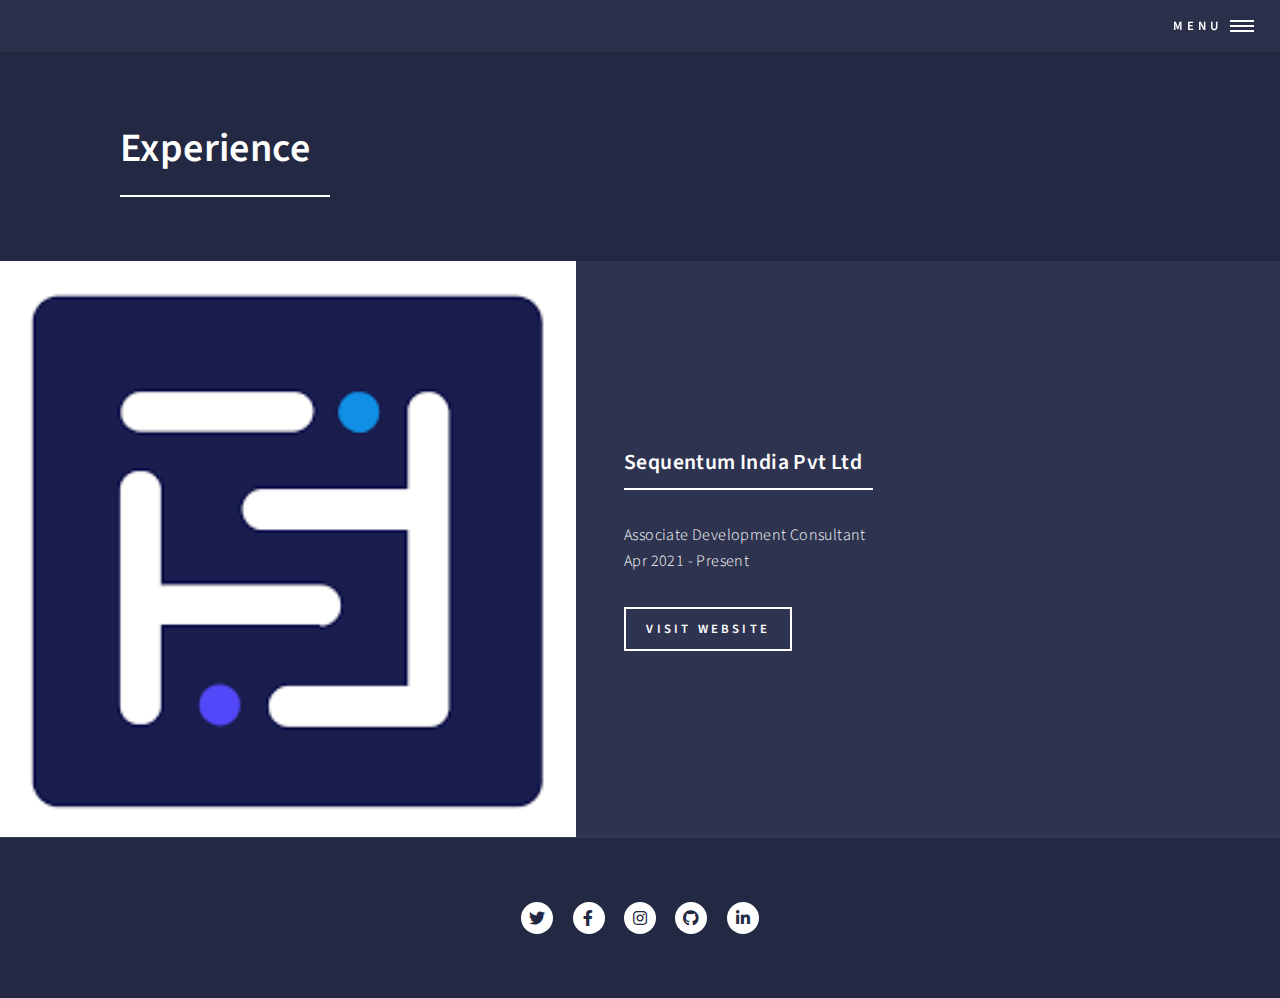
<file: experience.html>
<!DOCTYPE HTML>
<html>
	<head>
		<title>Experience - Gaurav Bisht | Portfolio</title>
		<meta charset="utf-8" />
		<meta name="viewport" content="width=device-width, initial-scale=1, user-scalable=no" />
		<link rel="stylesheet" href="assets/css/main.css" />
		<noscript><link rel="stylesheet" href="assets/css/noscript.css" /></noscript>
	</head>
	<body class="is-preload">

		<!-- Wrapper -->
			<div id="wrapper">

				<!-- Header -->
					<header id="header">
						<nav>
							<a href="#menu">Menu</a>
						</nav>
					</header>

				<!-- Menu -->
					<nav id="menu">
						<ul class="links">
							<li><a href="index.html">Home</a></li>
							<li><a href="education.html">Education</a></li>
							<li><a href="experience.html">Experience</a></li>
							<li><a href="skills.html">Skills</a></li>
                            				<li><a href="certifictions.html">Certifications</a></li>
                           				<li><a href="projects.html">Projects</a></li>
                            				<li><a href="badges.html">Badges</a></li>
						</ul>
					</nav>

				<!-- Main -->
					<div id="main" class="alt">
							<section id="one">
								<div class="inner">
									<header class="major">
										<h1>Experience</h1>
									</header>
								</div>
							</section>
							<section id="two" class="spotlights">
                                				<section>
                                    					<a href="https://www.linkedin.com/company/sequentum-india-pvt-ltd/" class="image"  target="_blank">
                                        					<img src="images/sequentum.png" alt="Sequentum Logo" data-position="center center" />
                                    					</a>
                                    					<div class="content">
                                        					<div class="inner">
                                            						<header class="major">
                                                						<h3>Sequentum India Pvt Ltd</h3>
                                            						</header>
                                            						<p>Associate Development Consultant<br />
                                            						Apr 2021 - Present<br />
                                            						</p>
                                            						<ul class="actions">
                                                						<li><a href="https://www.sequentum.com/" class="button" target="_blank">Visit Website</a></li>
                                            						</ul>
                                        					</div>
                                    					</div>
                                				</section>
							</section>
					</div>
				<!-- Footer -->
					<footer id="footer">
						<div class="inner">
							<center><ul class="icons">
								<li><a href="https://www.twitter.com/Jarvis_Me" class="icon brands alt fa-twitter" target="_blank"><span class="label">Twitter</span></a></li>
								<li><a href="https://www.facebook.com/gaurav.bisht17" class="icon brands alt fa-facebook-f" target="_blank"><span class="label">Facebook</span></a></li>
								<li><a href="https://www.instagram.com/gaurav_bisht17" class="icon brands alt fa-instagram" target="_blank"><span class="label">Instagram</span></a></li>
								<li><a href="https://www.github.com/gauravbisht005" class="icon brands alt fa-github" target="_blank"><span class="label">GitHub</span></a></li>
								<li><a href="https://www.linkedin.com/in/gauravbisht005" class="icon brands alt fa-linkedin-in" target="_blank"><span class="label">LinkedIn</span></a></li>
								</ul></center>
						</div>
					</footer>

			</div>

		<!-- Scripts -->
			<script src="assets/js/jquery.min.js"></script>
			<script src="assets/js/jquery.scrolly.min.js"></script>
			<script src="assets/js/jquery.scrollex.min.js"></script>
			<script src="assets/js/browser.min.js"></script>
			<script src="assets/js/breakpoints.min.js"></script>
			<script src="assets/js/util.js"></script>
			<script src="assets/js/main.js"></script>

	</body>
</html>
</file>
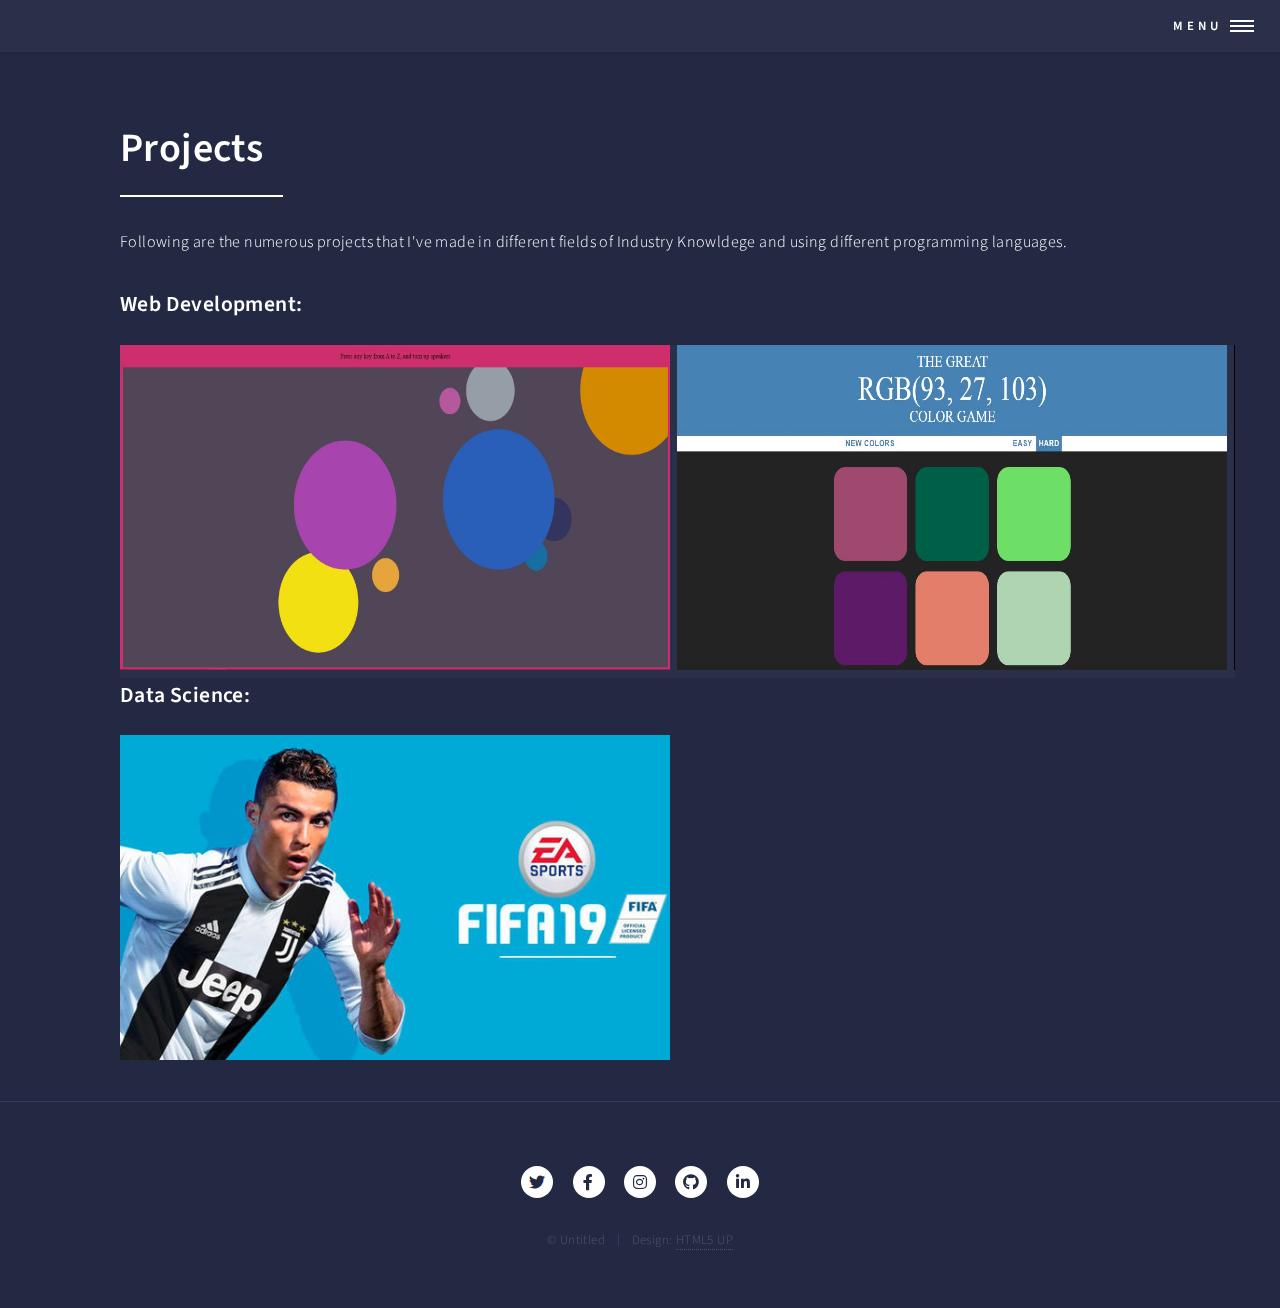
<file: projects.html>
<!DOCTYPE HTML>
<html>
    <head>
        <title>Projects - Gaurav Bisht | Portfolio</title>
        <meta charset="utf-8" />
        <meta name="viewport" content="width=device-width, initial-scale=1, user-scalable=no" />
        <link rel="stylesheet" href="assets/css/main.css" />
        <noscript><link rel="stylesheet" href="assets/css/noscript.css" /></noscript>
    </head>
    <body class="is-preload">

        <!-- Wrapper -->
            <div id="wrapper">

                <!-- Header -->
                    <header id="header">
                        <nav>
                            <a href="#menu">Menu</a>
                        </nav>
                    </header>

                <!-- Menu -->
                    <nav id="menu">
                        <ul class="links">
                            <li><a href="index.html">Home</a></li>
                            <li><a href="education.html">Education</a></li>
                            <li><a href="">Experience</a></li>
                            <li><a href="skills.html">Skills</a></li>
                            <li><a href="certifications.html">Certifications</a></li>
                            <li><a href="projects.html">Projects</a></li>
                            <li><a href="badges.html">Badges</a></li>
                        </ul>
                    </nav>

                <!-- Main -->
                    <div id="main" class="alt">

                        <!-- One -->
                            <section id="one">
                                <div class="inner">
                                    <header class="major">
                                        <h1>Projects</h1>
                                    </header>

                                <!-- Content -->
                                    <p>Following are the numerous projects  that I've made in different fields of Industry Knowldege and using different programming languages.</p>
                                    <!-- Break -->
                                        <div class="col-4 col-12-medium">
                                            <h3>Web Development:</h3>
                                                <div class="scrollable">
                                                    <a href="https://gauravbisht005.github.io/Sound-Simulator/" target="_blank" class="image">
                                                        <img src="images/Sound Simulator.jpg" alt="Sound Simulator" height="325" width="550">
                                                    </a>&nbsp;
                                                    <a href="https://gauravbisht005.github.io/The-Great-RGB-Color-Game/" target="_blank" class="image">
                                                        <img src="images/The Great RGB Color Game.jpg" alt="The Great RGB Game" height="325" width="550">
                                                    </a>&nbsp;
                                                    <a href="https://codepen.io/gauravbisht005/pens/public" target="_blank" class="image">
                                                        <img src="images/Codepen.png" alt="Codepen Projects" height="325" width="550">
                                                    </a>&nbsp;
                                                </div>
                                        </div>
                                        <div class="col-4 col-12-medium">
                                            <h3>Data Science:</h3>
                                                <div>
                                                    <a href="https://share.streamlit.io/gauravbisht005/fifa-19-player-data-analysis/main/main.py" target="_blank" class="image">
                                                        <img src="images/FIFA 19.jpg" alt="FIFA 19 Player Data Analysis" height="325" width="550">
                                                    </a>&nbsp;
                                                </div>
                                        </div>
                                </div>
                            </section>
                    </div>

                <!-- Footer -->
                    <footer id="footer">
                        <div class="inner">
                            <center><ul class="icons">
                                <li><a href="https://www.twitter.com/Jarvis_Me" class="icon brands alt fa-twitter" target="_blank"><span class="label">Twitter</span></a></li>
                                <li><a href="https://www.facebook.com/gaurav.bisht17" class="icon brands alt fa-facebook-f" target="_blank"><span class="label">Facebook</span></a></li>
                                <li><a href="https://www.instagram.com/gaurav_bisht17" class="icon brands alt fa-instagram" target="_blank"><span class="label">Instagram</span></a></li>
                                <li><a href="https://www.github.com/gauravbisht005" class="icon brands alt fa-github" target="_blank"><span class="label">GitHub</span></a></li>
                                <li><a href="https://www.linkedin.com/in/gauravbisht005" class="icon brands alt fa-linkedin-in" target="_blank"><span class="label">LinkedIn</span></a></li>
                            </ul>
                            <ul class="copyright">
                                <li>&copy; Untitled</li><li>Design: <a href="https://html5up.net">HTML5 UP</a></li>
                            </ul></center>
                        </div>
                    </footer>

            </div>

        <!-- Scripts -->
            <script src="assets/js/jquery.min.js"></script>
            <script src="assets/js/jquery.scrolly.min.js"></script>
            <script src="assets/js/jquery.scrollex.min.js"></script>
            <script src="assets/js/browser.min.js"></script>
            <script src="assets/js/breakpoints.min.js"></script>
            <script src="assets/js/util.js"></script>
            <script src="assets/js/main.js"></script>

    </body>
</html>
</file>
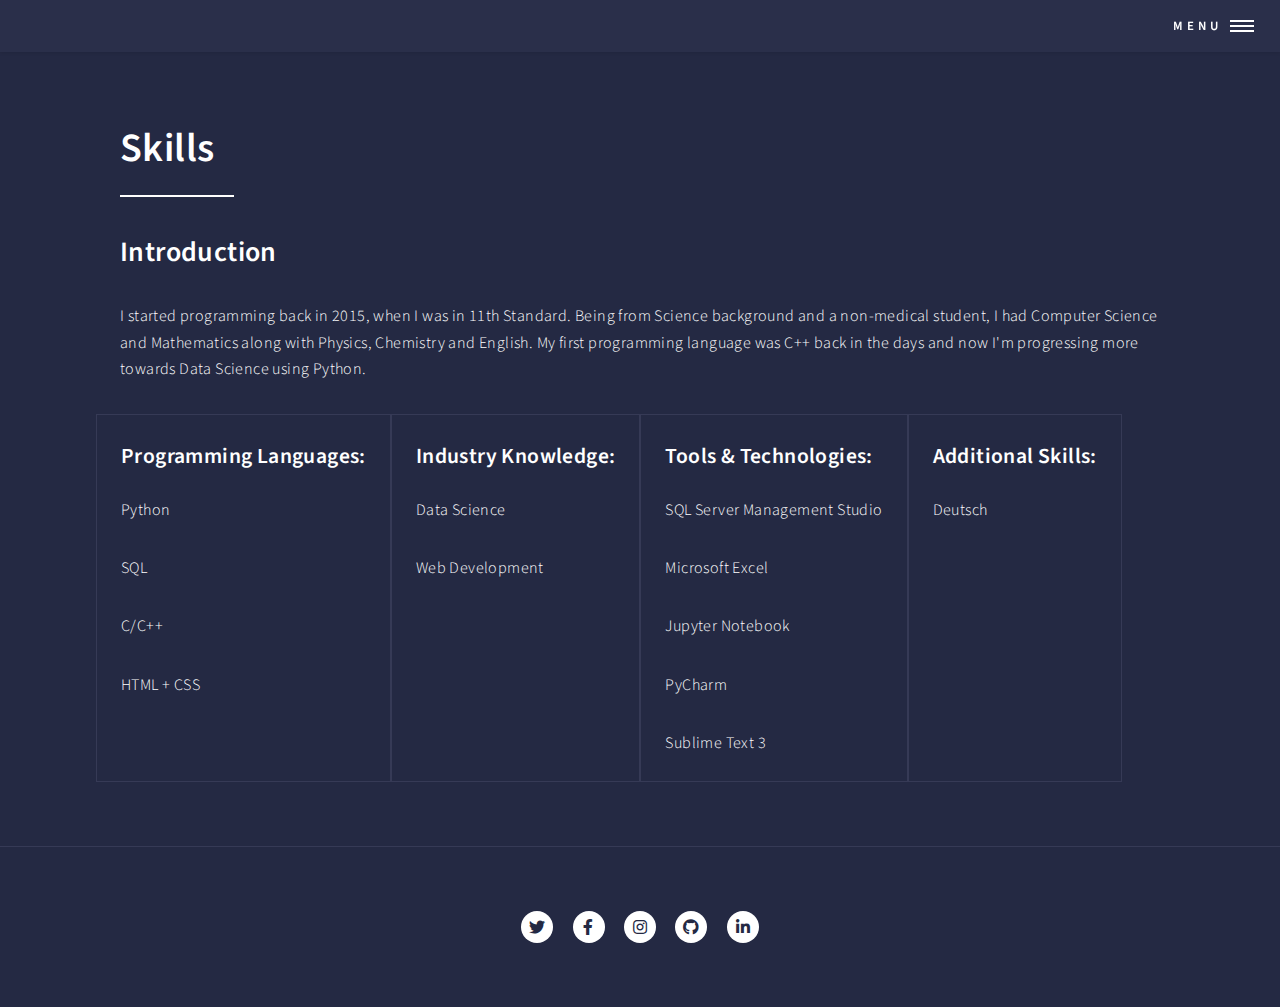
<file: skills.html>
<!DOCTYPE HTML>
<html>
	<head>
		<title>Skills - Gaurav Bisht | Portfolio</title>
		<meta charset="utf-8" />
		<meta name="viewport" content="width=device-width, initial-scale=1, user-scalable=no" />
		<link rel="stylesheet" href="assets/css/main.css" />
		<noscript><link rel="stylesheet" href="assets/css/noscript.css" /></noscript>
	</head>
	<body class="is-preload">

		<!-- Wrapper -->
			<div id="wrapper">

				<!-- Header -->
					<header id="header">
						<nav>
							<a href="#menu">Menu</a>
						</nav>
					</header>

				<!-- Menu -->
					<nav id="menu">
						<ul class="links">
							<li><a href="index.html">Home</a></li>
							<li><a href="education.html">Education</a></li>
							<li><a href="">Experience</a></li>
							<li><a href="skills.html">Skills</a></li>
							<li><a href="certifications.html">Certifications</a></li>
							<li><a href="projects.html">Projects</a></li>
							<li><a href="badges.html">Badges</a></li>
						</ul>
					</nav>

				<!-- Main -->
					<div id="main" class="alt">

						<!-- One -->
							<section id="one">
								<div class="inner">
									<header class="major">
										<h1>Skills</h1>
									</header>

									<!-- Content -->
										<h2 id="content">Introduction</h2>
										<p>I started programming back in 2015, when I was in 11th Standard. Being from Science background and a non-medical student, I had Computer Science and Mathematics along with Physics, Chemistry and English. My first programming language was C++ back in the days and now I'm progressing more towards Data Science using Python.</p>
										<div class="row">
										<!-- Break -->
											<div class="box">
												<h3>Programming Languages:</h3>
													<p>Python</p>
													<p>SQL</p>
													<p>C/C++</p>
													<p>HTML + CSS</p>
											</div>
											<div class="box">
												<h3>Industry Knowledge:</h3>
													<p>Data Science</p>
													<p>Web Development</p>
											</div>
											<div class="box">
												<h3>Tools & Technologies:</h3>
													<p>SQL Server Management Studio</p>
													<p>Microsoft Excel</p>
													<p>Jupyter Notebook</p>
													<p>PyCharm</p>
													<p>Sublime Text 3</p>
											</div>
											<div class="box">
												<h3>Additional Skills:</h3>
												<p>Deutsch</p>
											</div>
										</div>
								</div>
							</section>
					</div>

				<!-- Footer -->
					<footer id="footer">
						<div class="inner">
							<center><ul class="icons">
								<li><a href="https://www.twitter.com/Jarvis_Me" class="icon brands alt fa-twitter" target="_blank"><span class="label">Twitter</span></a></li>
								<li><a href="https://www.facebook.com/gaurav.bisht17" class="icon brands alt fa-facebook-f" target="_blank"><span class="label">Facebook</span></a></li>
								<li><a href="https://www.instagram.com/gaurav_bisht17" class="icon brands alt fa-instagram" target="_blank"><span class="label">Instagram</span></a></li>
								<li><a href="https://www.github.com/gauravbisht005" class="icon brands alt fa-github" target="_blank"><span class="label">GitHub</span></a></li>
								<li><a href="https://www.linkedin.com/in/gauravbisht005" class="icon brands alt fa-linkedin-in" target="_blank"><span class="label">LinkedIn</span></a></li>
							</ul></center>
						</div>
					</footer>

			</div>

		<!-- Scripts -->
			<script src="assets/js/jquery.min.js"></script>
			<script src="assets/js/jquery.scrolly.min.js"></script>
			<script src="assets/js/jquery.scrollex.min.js"></script>
			<script src="assets/js/browser.min.js"></script>
			<script src="assets/js/breakpoints.min.js"></script>
			<script src="assets/js/util.js"></script>
			<script src="assets/js/main.js"></script>

	</body>
</html>
</file>
<file: assets/css/noscript.css>
/*
	Forty by HTML5 UP
	html5up.net | @ajlkn
	Free for personal and commercial use under the CCA 3.0 license (html5up.net/license)
*/

/* Banner */

	body.is-preload #banner:after {
		opacity: 0.85;
	}

	body.is-preload #banner > .inner {
		-moz-filter: none;
		-webkit-filter: none;
		-ms-filter: none;
		filter: none;
		-moz-transform: none;
		-webkit-transform: none;
		-ms-transform: none;
		transform: none;
		opacity: 1;
	}
</file>
<file: assets/css/main.css>
@import url(fontawesome-all.min.css);
@import url("https://fonts.googleapis.com/css?family=Source+Sans+Pro:300,300italic,600,600italic");

/*
	Forty by HTML5 UP
	html5up.net | @ajlkn
	Free for personal and commercial use under the CCA 3.0 license (html5up.net/license)
*/

html, body, div, span, applet, object,
iframe, h1, h2, h3, h4, h5, h6, p, blockquote,
pre, a, abbr, acronym, address, big, cite,
code, del, dfn, em, img, ins, kbd, q, s, samp,
small, strike, strong, sub, sup, tt, var, b,
u, i, center, dl, dt, dd, ol, ul, li, fieldset,
form, label, legend, table, caption, tbody,
tfoot, thead, tr, th, td, article, aside,
canvas, details, embed, figure, figcaption,
footer, header, hgroup, menu, nav, output, ruby,
section, summary, time, mark, audio, video {
	margin: 0;
	padding: 0;
	border: 0;
	font-size: 100%;
	font: inherit;
	vertical-align: baseline;}

article, aside, details, figcaption, figure,
footer, header, hgroup, menu, nav, section {
	display: block;}

body {
	line-height: 1;
}

ol, ul {
	list-style: none;
}

blockquote, q {
	quotes: none;
}

	blockquote:before, blockquote:after, q:before, q:after {
		content: '';
		content: none;
	}

table {
	border-collapse: collapse;
	border-spacing: 0;
}

body {
	-webkit-text-size-adjust: none;
}

mark {
	background-color: transparent;
	color: inherit;
}

input::-moz-focus-inner {
	border: 0;
	padding: 0;
}

input, select, textarea {
	-moz-appearance: none;
	-webkit-appearance: none;
	-ms-appearance: none;
	appearance: none;
}

/* Basic */

	@-ms-viewport {
		width: device-width;
	}

	body {
		-ms-overflow-style: scrollbar;
	}

	@media screen and (max-width: 480px) {

		html, body {
			min-width: 320px;
		}

	}

	html {
		box-sizing: border-box;
	}

	*, *:before, *:after {
		box-sizing: inherit;
	}

	body {
		background: #242943;
	}

		body.is-preload *, body.is-preload *:before, body.is-preload *:after {
			-moz-animation: none !important;
			-webkit-animation: none !important;
			-ms-animation: none !important;
			animation: none !important;
			-moz-transition: none !important;
			-webkit-transition: none !important;
			-ms-transition: none !important;
			transition: none !important;
		}

/* Type */

	body, input, select, textarea {
		color: #ffffff;
		font-family: "Source Sans Pro", Helvetica, sans-serif;
		font-size: 17pt;
		font-weight: 300;
		letter-spacing: 0.025em;
		line-height: 1.65;
	}

		@media screen and (max-width: 1680px) {

			body, input, select, textarea {
				font-size: 14pt;
			}

		}

		@media screen and (max-width: 1280px) {

			body, input, select, textarea {
				font-size: 12pt;
			}

		}

		@media screen and (max-width: 360px) {

			body, input, select, textarea {
				font-size: 11pt;
			}

		}

	a {
		-moz-transition: color 0.2s ease-in-out, border-bottom-color 0.2s ease-in-out;
		-webkit-transition: color 0.2s ease-in-out, border-bottom-color 0.2s ease-in-out;
		-ms-transition: color 0.2s ease-in-out, border-bottom-color 0.2s ease-in-out;
		transition: color 0.2s ease-in-out, border-bottom-color 0.2s ease-in-out;
		border-bottom: dotted 1px;
		color: inherit;
		text-decoration: none;
	}

		a:hover {
			border-bottom-color: transparent;
			color: #9bf1ff !important;
		}

		a:active {
			color: #53e3fb !important;
		}

	strong, b {
		color: #ffffff;
		font-weight: 600;
	}

	em, i {
		font-style: italic;
	}

	p {
		margin: 0 0 2em 0;
	}

	h1, h2, h3, h4, h5, h6 {
		color: #ffffff;
		font-weight: 600;
		line-height: 1.65;
		margin: 0 0 1em 0;
	}

		h1 a, h2 a, h3 a, h4 a, h5 a, h6 a {
			color: inherit;
			border-bottom: 0;
		}

	h1 {
		font-size: 2.5em;
	}

	h2 {
		font-size: 1.75em;
	}

	h3 {
		font-size: 1.35em;
	}

	h4 {
		font-size: 1.1em;
	}

	h5 {
		font-size: 0.9em;
	}

	h6 {
		font-size: 0.7em;
	}

	@media screen and (max-width: 736px) {

		h1 {
			font-size: 2em;
		}

		h2 {
			font-size: 1.5em;
		}

		h3 {
			font-size: 1.25em;
		}

	}

	sub {
		font-size: 0.8em;
		position: relative;
		top: 0.5em;
	}

	sup {
		font-size: 0.8em;
		position: relative;
		top: -0.5em;
	}

	blockquote {
		border-left: solid 4px rgba(212, 212, 255, 0.1);
		font-style: italic;
		margin: 0 0 2em 0;
		padding: 0.5em 0 0.5em 2em;
	}

	code {
		background: rgba(212, 212, 255, 0.035);
		font-family: "Courier New", monospace;
		font-size: 0.9em;
		margin: 0 0.25em;
		padding: 0.25em 0.65em;
	}

	pre {
		-webkit-overflow-scrolling: touch;
		font-family: "Courier New", monospace;
		font-size: 0.9em;
		margin: 0 0 2em 0;
	}

		pre code {
			display: block;
			line-height: 1.75;
			padding: 1em 1.5em;
			overflow-x: auto;
		}

	hr {
		border: 0;
		border-bottom: solid 1px rgba(212, 212, 255, 0.1);
		margin: 2em 0;
	}

		hr.major {
			margin: 3em 0;
		}

	.align-left {
		text-align: left;
	}

	.align-center {
		text-align: center;
	}

	.align-right {
		text-align: right;
	}
div.scrollable {
  width: 1115px;
  background-color: #2a2f4a;
  overflow: auto;
  white-space: nowrap;
}
/* Row */

	.row {
		display: flex;
		flex-wrap: wrap;
		box-sizing: border-box;
		align-items: stretch;
	}

		.row > * {
			box-sizing: border-box;
		}

		.row.gtr-uniform > * > :last-child {
			margin-bottom: 0;
		}

		.row.aln-left {
			justify-content: flex-start;
		}

		.row.aln-center {
			justify-content: center;
		}

		.row.aln-right {
			justify-content: flex-end;
		}

		.row.aln-top {
			align-items: flex-start;
		}

		.row.aln-middle {
			align-items: center;
		}

		.row.aln-bottom {
			align-items: flex-end;
		}

		.row > .imp {
			order: -1;
		}

		.row > .col-1 {
			width: 8.33333%;
		}

		.row > .off-1 {
			margin-left: 8.33333%;
		}

		.row > .col-2 {
			width: 16.66667%;
		}

		.row > .off-2 {
			margin-left: 16.66667%;
		}

		.row > .col-3 {
			width: 25%;
		}

		.row > .off-3 {
			margin-left: 25%;
		}

		.row > .col-4 {
			width: 33.33333%;
		}

		.row > .off-4 {
			margin-left: 33.33333%;
		}

		.row > .col-5 {
			width: 41.66667%;
		}

		.row > .off-5 {
			margin-left: 41.66667%;
		}

		.row > .col-6 {
			width: 50%;
		}

		.row > .off-6 {
			margin-left: 50%;
		}

		.row > .col-7 {
			width: 58.33333%;
		}

		.row > .off-7 {
			margin-left: 58.33333%;
		}

		.row > .col-8 {
			width: 66.66667%;
		}

		.row > .off-8 {
			margin-left: 66.66667%;
		}

		.row > .col-9 {
			width: 75%;
		}

		.row > .off-9 {
			margin-left: 75%;
		}

		.row > .col-10 {
			width: 83.33333%;
		}

		.row > .off-10 {
			margin-left: 83.33333%;
		}

		.row > .col-11 {
			width: 91.66667%;
		}

		.row > .off-11 {
			margin-left: 91.66667%;
		}

		.row > .col-12 {
			width: 100%;
		}

		.row > .off-12 {
			margin-left: 100%;
		}

		.row.gtr-0 {
			margin-top: 0;
			margin-left: 0em;
		}

			.row.gtr-0 > * {
				padding: 0 0 0 0em;
			}

			.row.gtr-0.gtr-uniform {
				margin-top: 0em;
			}

				.row.gtr-0.gtr-uniform > * {
					padding-top: 0em;
				}

		.row.gtr-25 {
			margin-top: 0;
			margin-left: -0.5em;
		}

			.row.gtr-25 > * {
				padding: 0 0 0 0.5em;
			}

			.row.gtr-25.gtr-uniform {
				margin-top: -0.5em;
			}

				.row.gtr-25.gtr-uniform > * {
					padding-top: 0.5em;
				}

		.row.gtr-50 {
			margin-top: 0;
			margin-left: -1em;
		}

			.row.gtr-50 > * {
				padding: 0 0 0 1em;
			}

			.row.gtr-50.gtr-uniform {
				margin-top: -1em;
			}

				.row.gtr-50.gtr-uniform > * {
					padding-top: 1em;
				}

		.row {
			margin-top: 0;
			margin-left: -2em;
		}

			.row > * {
				padding: 0 0 0 2em;
			}

			.row.gtr-uniform {
				margin-top: -2em;
			}

				.row.gtr-uniform > * {
					padding-top: 2em;
				}

		.row.gtr-150 {
			margin-top: 0;
			margin-left: -3em;
		}

			.row.gtr-150 > * {
				padding: 0 0 0 3em;
			}

			.row.gtr-150.gtr-uniform {
				margin-top: -3em;
			}

				.row.gtr-150.gtr-uniform > * {
					padding-top: 3em;
				}

		.row.gtr-200 {
			margin-top: 0;
			margin-left: -4em;
		}

			.row.gtr-200 > * {
				padding: 0 0 0 4em;
			}

			.row.gtr-200.gtr-uniform {
				margin-top: -4em;
			}

				.row.gtr-200.gtr-uniform > * {
					padding-top: 4em;
				}

		@media screen and (max-width: 1680px) {

			.row {
				display: flex;
				flex-wrap: wrap;
				box-sizing: border-box;
				align-items: stretch;
			}

				.row > * {
					box-sizing: border-box;
				}

				.row.gtr-uniform > * > :last-child {
					margin-bottom: 0;
				}

				.row.aln-left {
					justify-content: flex-start;
				}

				.row.aln-center {
					justify-content: center;
				}

				.row.aln-right {
					justify-content: flex-end;
				}

				.row.aln-top {
					align-items: flex-start;
				}

				.row.aln-middle {
					align-items: center;
				}

				.row.aln-bottom {
					align-items: flex-end;
				}

				.row > .imp-xlarge {
					order: -1;
				}

				.row > .col-1-xlarge {
					width: 8.33333%;
				}

				.row > .off-1-xlarge {
					margin-left: 8.33333%;
				}

				.row > .col-2-xlarge {
					width: 16.66667%;
				}

				.row > .off-2-xlarge {
					margin-left: 16.66667%;
				}

				.row > .col-3-xlarge {
					width: 25%;
				}

				.row > .off-3-xlarge {
					margin-left: 25%;
				}

				.row > .col-4-xlarge {
					width: 33.33333%;
				}

				.row > .off-4-xlarge {
					margin-left: 33.33333%;
				}

				.row > .col-5-xlarge {
					width: 41.66667%;
				}

				.row > .off-5-xlarge {
					margin-left: 41.66667%;
				}

				.row > .col-6-xlarge {
					width: 50%;
				}

				.row > .off-6-xlarge {
					margin-left: 50%;
				}

				.row > .col-7-xlarge {
					width: 58.33333%;
				}

				.row > .off-7-xlarge {
					margin-left: 58.33333%;
				}

				.row > .col-8-xlarge {
					width: 66.66667%;
				}

				.row > .off-8-xlarge {
					margin-left: 66.66667%;
				}

				.row > .col-9-xlarge {
					width: 75%;
				}

				.row > .off-9-xlarge {
					margin-left: 75%;
				}

				.row > .col-10-xlarge {
					width: 83.33333%;
				}

				.row > .off-10-xlarge {
					margin-left: 83.33333%;
				}

				.row > .col-11-xlarge {
					width: 91.66667%;
				}

				.row > .off-11-xlarge {
					margin-left: 91.66667%;
				}

				.row > .col-12-xlarge {
					width: 100%;
				}

				.row > .off-12-xlarge {
					margin-left: 100%;
				}

				.row.gtr-0 {
					margin-top: 0;
					margin-left: 0em;
				}

					.row.gtr-0 > * {
						padding: 0 0 0 0em;
					}

					.row.gtr-0.gtr-uniform {
						margin-top: 0em;
					}

						.row.gtr-0.gtr-uniform > * {
							padding-top: 0em;
						}

				.row.gtr-25 {
					margin-top: 0;
					margin-left: -0.5em;
				}

					.row.gtr-25 > * {
						padding: 0 0 0 0.5em;
					}

					.row.gtr-25.gtr-uniform {
						margin-top: -0.5em;
					}

						.row.gtr-25.gtr-uniform > * {
							padding-top: 0.5em;
						}

				.row.gtr-50 {
					margin-top: 0;
					margin-left: -1em;
				}

					.row.gtr-50 > * {
						padding: 0 0 0 1em;
					}

					.row.gtr-50.gtr-uniform {
						margin-top: -1em;
					}

						.row.gtr-50.gtr-uniform > * {
							padding-top: 1em;
						}

				.row {
					margin-top: 0;
					margin-left: -2em;
				}

					.row > * {
						padding: 0 0 0 2em;
					}

					.row.gtr-uniform {
						margin-top: -2em;
					}

						.row.gtr-uniform > * {
							padding-top: 2em;
						}

				.row.gtr-150 {
					margin-top: 0;
					margin-left: -3em;
				}

					.row.gtr-150 > * {
						padding: 0 0 0 3em;
					}

					.row.gtr-150.gtr-uniform {
						margin-top: -3em;
					}

						.row.gtr-150.gtr-uniform > * {
							padding-top: 3em;
						}

				.row.gtr-200 {
					margin-top: 0;
					margin-left: -4em;
				}

					.row.gtr-200 > * {
						padding: 0 0 0 4em;
					}

					.row.gtr-200.gtr-uniform {
						margin-top: -4em;
					}

						.row.gtr-200.gtr-uniform > * {
							padding-top: 4em;
						}

		}

		@media screen and (max-width: 1280px) {

			.row {
				display: flex;
				flex-wrap: wrap;
				box-sizing: border-box;
				align-items: stretch;
			}

				.row > * {
					box-sizing: border-box;
				}

				.row.gtr-uniform > * > :last-child {
					margin-bottom: 0;
				}

				.row.aln-left {
					justify-content: flex-start;
				}

				.row.aln-center {
					justify-content: center;
				}

				.row.aln-right {
					justify-content: flex-end;
				}

				.row.aln-top {
					align-items: flex-start;
				}

				.row.aln-middle {
					align-items: center;
				}

				.row.aln-bottom {
					align-items: flex-end;
				}

				.row > .imp-large {
					order: -1;
				}

				.row > .col-1-large {
					width: 8.33333%;
				}

				.row > .off-1-large {
					margin-left: 8.33333%;
				}

				.row > .col-2-large {
					width: 16.66667%;
				}

				.row > .off-2-large {
					margin-left: 16.66667%;
				}

				.row > .col-3-large {
					width: 25%;
				}

				.row > .off-3-large {
					margin-left: 25%;
				}

				.row > .col-4-large {
					width: 33.33333%;
				}

				.row > .off-4-large {
					margin-left: 33.33333%;
				}

				.row > .col-5-large {
					width: 41.66667%;
				}

				.row > .off-5-large {
					margin-left: 41.66667%;
				}

				.row > .col-6-large {
					width: 50%;
				}

				.row > .off-6-large {
					margin-left: 50%;
				}

				.row > .col-7-large {
					width: 58.33333%;
				}

				.row > .off-7-large {
					margin-left: 58.33333%;
				}

				.row > .col-8-large {
					width: 66.66667%;
				}

				.row > .off-8-large {
					margin-left: 66.66667%;
				}

				.row > .col-9-large {
					width: 75%;
				}

				.row > .off-9-large {
					margin-left: 75%;
				}

				.row > .col-10-large {
					width: 83.33333%;
				}

				.row > .off-10-large {
					margin-left: 83.33333%;
				}

				.row > .col-11-large {
					width: 91.66667%;
				}

				.row > .off-11-large {
					margin-left: 91.66667%;
				}

				.row > .col-12-large {
					width: 100%;
				}

				.row > .off-12-large {
					margin-left: 100%;
				}

				.row.gtr-0 {
					margin-top: 0;
					margin-left: 0em;
				}

					.row.gtr-0 > * {
						padding: 0 0 0 0em;
					}

					.row.gtr-0.gtr-uniform {
						margin-top: 0em;
					}

						.row.gtr-0.gtr-uniform > * {
							padding-top: 0em;
						}

				.row.gtr-25 {
					margin-top: 0;
					margin-left: -0.375em;
				}

					.row.gtr-25 > * {
						padding: 0 0 0 0.375em;
					}

					.row.gtr-25.gtr-uniform {
						margin-top: -0.375em;
					}

						.row.gtr-25.gtr-uniform > * {
							padding-top: 0.375em;
						}

				.row.gtr-50 {
					margin-top: 0;
					margin-left: -0.75em;
				}

					.row.gtr-50 > * {
						padding: 0 0 0 0.75em;
					}

					.row.gtr-50.gtr-uniform {
						margin-top: -0.75em;
					}

						.row.gtr-50.gtr-uniform > * {
							padding-top: 0.75em;
						}

				.row {
					margin-top: 0;
					margin-left: -1.5em;
				}

					.row > * {
						padding: 0 0 0 1.5em;
					}

					.row.gtr-uniform {
						margin-top: -1.5em;
					}

						.row.gtr-uniform > * {
							padding-top: 1.5em;
						}

				.row.gtr-150 {
					margin-top: 0;
					margin-left: -2.25em;
				}

					.row.gtr-150 > * {
						padding: 0 0 0 2.25em;
					}

					.row.gtr-150.gtr-uniform {
						margin-top: -2.25em;
					}

						.row.gtr-150.gtr-uniform > * {
							padding-top: 2.25em;
						}

				.row.gtr-200 {
					margin-top: 0;
					margin-left: -3em;
				}

					.row.gtr-200 > * {
						padding: 0 0 0 3em;
					}

					.row.gtr-200.gtr-uniform {
						margin-top: -3em;
					}

						.row.gtr-200.gtr-uniform > * {
							padding-top: 3em;
						}

		}

		@media screen and (max-width: 980px) {

			.row {
				display: flex;
				flex-wrap: wrap;
				box-sizing: border-box;
				align-items: stretch;
			}

				.row > * {
					box-sizing: border-box;
				}

				.row.gtr-uniform > * > :last-child {
					margin-bottom: 0;
				}

				.row.aln-left {
					justify-content: flex-start;
				}

				.row.aln-center {
					justify-content: center;
				}

				.row.aln-right {
					justify-content: flex-end;
				}

				.row.aln-top {
					align-items: flex-start;
				}

				.row.aln-middle {
					align-items: center;
				}

				.row.aln-bottom {
					align-items: flex-end;
				}

				.row > .imp-medium {
					order: -1;
				}

				.row > .col-1-medium {
					width: 8.33333%;
				}

				.row > .off-1-medium {
					margin-left: 8.33333%;
				}

				.row > .col-2-medium {
					width: 16.66667%;
				}

				.row > .off-2-medium {
					margin-left: 16.66667%;
				}

				.row > .col-3-medium {
					width: 25%;
				}

				.row > .off-3-medium {
					margin-left: 25%;
				}

				.row > .col-4-medium {
					width: 33.33333%;
				}

				.row > .off-4-medium {
					margin-left: 33.33333%;
				}

				.row > .col-5-medium {
					width: 41.66667%;
				}

				.row > .off-5-medium {
					margin-left: 41.66667%;
				}

				.row > .col-6-medium {
					width: 50%;
				}

				.row > .off-6-medium {
					margin-left: 50%;
				}

				.row > .col-7-medium {
					width: 58.33333%;
				}

				.row > .off-7-medium {
					margin-left: 58.33333%;
				}

				.row > .col-8-medium {
					width: 66.66667%;
				}

				.row > .off-8-medium {
					margin-left: 66.66667%;
				}

				.row > .col-9-medium {
					width: 75%;
				}

				.row > .off-9-medium {
					margin-left: 75%;
				}

				.row > .col-10-medium {
					width: 83.33333%;
				}

				.row > .off-10-medium {
					margin-left: 83.33333%;
				}

				.row > .col-11-medium {
					width: 91.66667%;
				}

				.row > .off-11-medium {
					margin-left: 91.66667%;
				}

				.row > .col-12-medium {
					width: 100%;
				}

				.row > .off-12-medium {
					margin-left: 100%;
				}

				.row.gtr-0 {
					margin-top: 0;
					margin-left: 0em;
				}

					.row.gtr-0 > * {
						padding: 0 0 0 0em;
					}

					.row.gtr-0.gtr-uniform {
						margin-top: 0em;
					}

						.row.gtr-0.gtr-uniform > * {
							padding-top: 0em;
						}

				.row.gtr-25 {
					margin-top: 0;
					margin-left: -0.375em;
				}

					.row.gtr-25 > * {
						padding: 0 0 0 0.375em;
					}

					.row.gtr-25.gtr-uniform {
						margin-top: -0.375em;
					}

						.row.gtr-25.gtr-uniform > * {
							padding-top: 0.375em;
						}

				.row.gtr-50 {
					margin-top: 0;
					margin-left: -0.75em;
				}

					.row.gtr-50 > * {
						padding: 0 0 0 0.75em;
					}

					.row.gtr-50.gtr-uniform {
						margin-top: -0.75em;
					}

						.row.gtr-50.gtr-uniform > * {
							padding-top: 0.75em;
						}

				.row {
					margin-top: 0;
					margin-left: -1.5em;
				}

					.row > * {
						padding: 0 0 0 1.5em;
					}

					.row.gtr-uniform {
						margin-top: -1.5em;
					}

						.row.gtr-uniform > * {
							padding-top: 1.5em;
						}

				.row.gtr-150 {
					margin-top: 0;
					margin-left: -2.25em;
				}

					.row.gtr-150 > * {
						padding: 0 0 0 2.25em;
					}

					.row.gtr-150.gtr-uniform {
						margin-top: -2.25em;
					}

						.row.gtr-150.gtr-uniform > * {
							padding-top: 2.25em;
						}

				.row.gtr-200 {
					margin-top: 0;
					margin-left: -3em;
				}

					.row.gtr-200 > * {
						padding: 0 0 0 3em;
					}

					.row.gtr-200.gtr-uniform {
						margin-top: -3em;
					}

						.row.gtr-200.gtr-uniform > * {
							padding-top: 3em;
						}

		}

		@media screen and (max-width: 736px) {

			.row {
				display: flex;
				flex-wrap: wrap;
				box-sizing: border-box;
				align-items: stretch;
			}

				.row > * {
					box-sizing: border-box;
				}

				.row.gtr-uniform > * > :last-child {
					margin-bottom: 0;
				}

				.row.aln-left {
					justify-content: flex-start;
				}

				.row.aln-center {
					justify-content: center;
				}

				.row.aln-right {
					justify-content: flex-end;
				}

				.row.aln-top {
					align-items: flex-start;
				}

				.row.aln-middle {
					align-items: center;
				}

				.row.aln-bottom {
					align-items: flex-end;
				}

				.row > .imp-small {
					order: -1;
				}

				.row > .col-1-small {
					width: 8.33333%;
				}

				.row > .off-1-small {
					margin-left: 8.33333%;
				}

				.row > .col-2-small {
					width: 16.66667%;
				}

				.row > .off-2-small {
					margin-left: 16.66667%;
				}

				.row > .col-3-small {
					width: 25%;
				}

				.row > .off-3-small {
					margin-left: 25%;
				}

				.row > .col-4-small {
					width: 33.33333%;
				}

				.row > .off-4-small {
					margin-left: 33.33333%;
				}

				.row > .col-5-small {
					width: 41.66667%;
				}

				.row > .off-5-small {
					margin-left: 41.66667%;
				}

				.row > .col-6-small {
					width: 50%;
				}

				.row > .off-6-small {
					margin-left: 50%;
				}

				.row > .col-7-small {
					width: 58.33333%;
				}

				.row > .off-7-small {
					margin-left: 58.33333%;
				}

				.row > .col-8-small {
					width: 66.66667%;
				}

				.row > .off-8-small {
					margin-left: 66.66667%;
				}

				.row > .col-9-small {
					width: 75%;
				}

				.row > .off-9-small {
					margin-left: 75%;
				}

				.row > .col-10-small {
					width: 83.33333%;
				}

				.row > .off-10-small {
					margin-left: 83.33333%;
				}

				.row > .col-11-small {
					width: 91.66667%;
				}

				.row > .off-11-small {
					margin-left: 91.66667%;
				}

				.row > .col-12-small {
					width: 100%;
				}

				.row > .off-12-small {
					margin-left: 100%;
				}

				.row.gtr-0 {
					margin-top: 0;
					margin-left: 0em;
				}

					.row.gtr-0 > * {
						padding: 0 0 0 0em;
					}

					.row.gtr-0.gtr-uniform {
						margin-top: 0em;
					}

						.row.gtr-0.gtr-uniform > * {
							padding-top: 0em;
						}

				.row.gtr-25 {
					margin-top: 0;
					margin-left: -0.3125em;
				}

					.row.gtr-25 > * {
						padding: 0 0 0 0.3125em;
					}

					.row.gtr-25.gtr-uniform {
						margin-top: -0.3125em;
					}

						.row.gtr-25.gtr-uniform > * {
							padding-top: 0.3125em;
						}

				.row.gtr-50 {
					margin-top: 0;
					margin-left: -0.625em;
				}

					.row.gtr-50 > * {
						padding: 0 0 0 0.625em;
					}

					.row.gtr-50.gtr-uniform {
						margin-top: -0.625em;
					}

						.row.gtr-50.gtr-uniform > * {
							padding-top: 0.625em;
						}

				.row {
					margin-top: 0;
					margin-left: -1.25em;
				}

					.row > * {
						padding: 0 0 0 1.25em;
					}

					.row.gtr-uniform {
						margin-top: -1.25em;
					}

						.row.gtr-uniform > * {
							padding-top: 1.25em;
						}

				.row.gtr-150 {
					margin-top: 0;
					margin-left: -1.875em;
				}

					.row.gtr-150 > * {
						padding: 0 0 0 1.875em;
					}

					.row.gtr-150.gtr-uniform {
						margin-top: -1.875em;
					}

						.row.gtr-150.gtr-uniform > * {
							padding-top: 1.875em;
						}

				.row.gtr-200 {
					margin-top: 0;
					margin-left: -2.5em;
				}

					.row.gtr-200 > * {
						padding: 0 0 0 2.5em;
					}

					.row.gtr-200.gtr-uniform {
						margin-top: -2.5em;
					}

						.row.gtr-200.gtr-uniform > * {
							padding-top: 2.5em;
						}

		}

		@media screen and (max-width: 480px) {

			.row {
				display: flex;
				flex-wrap: wrap;
				box-sizing: border-box;
				align-items: stretch;
			}

				.row > * {
					box-sizing: border-box;
				}

				.row.gtr-uniform > * > :last-child {
					margin-bottom: 0;
				}

				.row.aln-left {
					justify-content: flex-start;
				}

				.row.aln-center {
					justify-content: center;
				}

				.row.aln-right {
					justify-content: flex-end;
				}

				.row.aln-top {
					align-items: flex-start;
				}

				.row.aln-middle {
					align-items: center;
				}

				.row.aln-bottom {
					align-items: flex-end;
				}

				.row > .imp-xsmall {
					order: -1;
				}

				.row > .col-1-xsmall {
					width: 8.33333%;
				}

				.row > .off-1-xsmall {
					margin-left: 8.33333%;
				}

				.row > .col-2-xsmall {
					width: 16.66667%;
				}

				.row > .off-2-xsmall {
					margin-left: 16.66667%;
				}

				.row > .col-3-xsmall {
					width: 25%;
				}

				.row > .off-3-xsmall {
					margin-left: 25%;
				}

				.row > .col-4-xsmall {
					width: 33.33333%;
				}

				.row > .off-4-xsmall {
					margin-left: 33.33333%;
				}

				.row > .col-5-xsmall {
					width: 41.66667%;
				}

				.row > .off-5-xsmall {
					margin-left: 41.66667%;
				}

				.row > .col-6-xsmall {
					width: 50%;
				}

				.row > .off-6-xsmall {
					margin-left: 50%;
				}

				.row > .col-7-xsmall {
					width: 58.33333%;
				}

				.row > .off-7-xsmall {
					margin-left: 58.33333%;
				}

				.row > .col-8-xsmall {
					width: 66.66667%;
				}

				.row > .off-8-xsmall {
					margin-left: 66.66667%;
				}

				.row > .col-9-xsmall {
					width: 75%;
				}

				.row > .off-9-xsmall {
					margin-left: 75%;
				}

				.row > .col-10-xsmall {
					width: 83.33333%;
				}

				.row > .off-10-xsmall {
					margin-left: 83.33333%;
				}

				.row > .col-11-xsmall {
					width: 91.66667%;
				}

				.row > .off-11-xsmall {
					margin-left: 91.66667%;
				}

				.row > .col-12-xsmall {
					width: 100%;
				}

				.row > .off-12-xsmall {
					margin-left: 100%;
				}

				.row.gtr-0 {
					margin-top: 0;
					margin-left: 0em;
				}

					.row.gtr-0 > * {
						padding: 0 0 0 0em;
					}

					.row.gtr-0.gtr-uniform {
						margin-top: 0em;
					}

						.row.gtr-0.gtr-uniform > * {
							padding-top: 0em;
						}

				.row.gtr-25 {
					margin-top: 0;
					margin-left: -0.3125em;
				}

					.row.gtr-25 > * {
						padding: 0 0 0 0.3125em;
					}

					.row.gtr-25.gtr-uniform {
						margin-top: -0.3125em;
					}

						.row.gtr-25.gtr-uniform > * {
							padding-top: 0.3125em;
						}

				.row.gtr-50 {
					margin-top: 0;
					margin-left: -0.625em;
				}

					.row.gtr-50 > * {
						padding: 0 0 0 0.625em;
					}

					.row.gtr-50.gtr-uniform {
						margin-top: -0.625em;
					}

						.row.gtr-50.gtr-uniform > * {
							padding-top: 0.625em;
						}

				.row {
					margin-top: 0;
					margin-left: -1.25em;
				}

					.row > * {
						padding: 0 0 0 1.25em;
					}

					.row.gtr-uniform {
						margin-top: -1.25em;
					}

						.row.gtr-uniform > * {
							padding-top: 1.25em;
						}

				.row.gtr-150 {
					margin-top: 0;
					margin-left: -1.875em;
				}

					.row.gtr-150 > * {
						padding: 0 0 0 1.875em;
					}

					.row.gtr-150.gtr-uniform {
						margin-top: -1.875em;
					}

						.row.gtr-150.gtr-uniform > * {
							padding-top: 1.875em;
						}

				.row.gtr-200 {
					margin-top: 0;
					margin-left: -2.5em;
				}

					.row.gtr-200 > * {
						padding: 0 0 0 2.5em;
					}

					.row.gtr-200.gtr-uniform {
						margin-top: -2.5em;
					}

						.row.gtr-200.gtr-uniform > * {
							padding-top: 2.5em;
						}

		}

/* Section/Article */

	section.special, article.special {
		text-align: center;
	}

	header.major {
		width: -moz-max-content;
		width: -webkit-max-content;
		width: -ms-max-content;
		width: max-content;
		margin-bottom: 2em;
	}

		header.major > :first-child {
			margin-bottom: 0;
			width: calc(100% + 0.5em);
		}

			header.major > :first-child:after {
				content: '';
				background-color: #ffffff;
				display: block;
				height: 2px;
				margin: 0.325em 0 0.5em 0;
				width: 100%;
			}

		header.major > p {
			font-size: 0.7em;
			font-weight: 600;
			letter-spacing: 0.25em;
			margin-bottom: 0;
			text-transform: uppercase;
		}

		body.is-ie header.major > :first-child:after {
			max-width: 9em;
		}

		body.is-ie header.major > h1:after {
			max-width: 100% !important;
		}

	@media screen and (max-width: 736px) {

		header.major > p br {
			display: none;
		}

	}

/* Form */

	form {
		margin: 0 0 2em 0;
	}

		form > :last-child {
			margin-bottom: 0;
		}

		form > .fields {
			display: -moz-flex;
			display: -webkit-flex;
			display: -ms-flex;
			display: flex;
			-moz-flex-wrap: wrap;
			-webkit-flex-wrap: wrap;
			-ms-flex-wrap: wrap;
			flex-wrap: wrap;
			width: calc(100% + 3em);
			margin: -1.5em 0 2em -1.5em;
		}

			form > .fields > .field {
				-moz-flex-grow: 0;
				-webkit-flex-grow: 0;
				-ms-flex-grow: 0;
				flex-grow: 0;
				-moz-flex-shrink: 0;
				-webkit-flex-shrink: 0;
				-ms-flex-shrink: 0;
				flex-shrink: 0;
				padding: 1.5em 0 0 1.5em;
				width: calc(100% - 1.5em);
			}

				form > .fields > .field.half {
					width: calc(50% - 0.75em);
				}

				form > .fields > .field.third {
					width: calc(100%/3 - 0.5em);
				}

				form > .fields > .field.quarter {
					width: calc(25% - 0.375em);
				}

		@media screen and (max-width: 480px) {

			form > .fields {
				width: calc(100% + 3em);
				margin: -1.5em 0 2em -1.5em;
			}

				form > .fields > .field {
					padding: 1.5em 0 0 1.5em;
					width: calc(100% - 1.5em);
				}

					form > .fields > .field.half {
						width: calc(100% - 1.5em);
					}

					form > .fields > .field.third {
						width: calc(100% - 1.5em);
					}

					form > .fields > .field.quarter {
						width: calc(100% - 1.5em);
					}

		}

	label {
		color: #ffffff;
		display: block;
		font-size: 0.8em;
		font-weight: 600;
		letter-spacing: 0.25em;
		margin: 0 0 1em 0;
		text-transform: uppercase;
	}

	input[type="text"],
	input[type="password"],
	input[type="email"],
	input[type="tel"],
	input[type="search"],
	input[type="url"],
	select,
	textarea {
		-moz-appearance: none;
		-webkit-appearance: none;
		-ms-appearance: none;
		appearance: none;
		background: rgba(212, 212, 255, 0.035);
		border: none;
		border-radius: 0;
		color: inherit;
		display: block;
		outline: 0;
		padding: 0 1em;
		text-decoration: none;
		width: 100%;
	}

		input[type="text"]:invalid,
		input[type="password"]:invalid,
		input[type="email"]:invalid,
		input[type="tel"]:invalid,
		input[type="search"]:invalid,
		input[type="url"]:invalid,
		select:invalid,
		textarea:invalid {
			box-shadow: none;
		}

		input[type="text"]:focus,
		input[type="password"]:focus,
		input[type="email"]:focus,
		input[type="tel"]:focus,
		input[type="search"]:focus,
		input[type="url"]:focus,
		select:focus,
		textarea:focus {
			border-color: #9bf1ff;
			box-shadow: 0 0 0 2px #9bf1ff;
		}

	select {
		background-image: url("data:image/svg+xml;charset=utf8,%3Csvg xmlns='http://www.w3.org/2000/svg' width='40' height='40' preserveAspectRatio='none' viewBox='0 0 40 40'%3E%3Cpath d='M9.4,12.3l10.4,10.4l10.4-10.4c0.2-0.2,0.5-0.4,0.9-0.4c0.3,0,0.6,0.1,0.9,0.4l3.3,3.3c0.2,0.2,0.4,0.5,0.4,0.9 c0,0.4-0.1,0.6-0.4,0.9L20.7,31.9c-0.2,0.2-0.5,0.4-0.9,0.4c-0.3,0-0.6-0.1-0.9-0.4L4.3,17.3c-0.2-0.2-0.4-0.5-0.4-0.9 c0-0.4,0.1-0.6,0.4-0.9l3.3-3.3c0.2-0.2,0.5-0.4,0.9-0.4S9.1,12.1,9.4,12.3z' fill='rgba(212, 212, 255, 0.1)' /%3E%3C/svg%3E");
		background-size: 1.25rem;
		background-repeat: no-repeat;
		background-position: calc(100% - 1rem) center;
		height: 2.75em;
		padding-right: 2.75em;
		text-overflow: ellipsis;
	}

		select option {
			color: #ffffff;
			background: #242943;
		}

		select:focus::-ms-value {
			background-color: transparent;
		}

		select::-ms-expand {
			display: none;
		}

	input[type="text"],
	input[type="password"],
	input[type="email"],
	input[type="tel"],
	input[type="search"],
	input[type="url"],
	select {
		height: 2.75em;
	}

	textarea {
		padding: 0.75em 1em;
	}

	input[type="checkbox"],
	input[type="radio"] {
		-moz-appearance: none;
		-webkit-appearance: none;
		-ms-appearance: none;
		appearance: none;
		display: block;
		float: left;
		margin-right: -2em;
		opacity: 0;
		width: 1em;
		z-index: -1;
	}

		input[type="checkbox"] + label,
		input[type="radio"] + label {
			text-decoration: none;
			color: #ffffff;
			cursor: pointer;
			display: inline-block;
			font-weight: 300;
			padding-left: 2.65em;
			padding-right: 0.75em;
			position: relative;
		}

			input[type="checkbox"] + label:before,
			input[type="radio"] + label:before {
				-moz-osx-font-smoothing: grayscale;
				-webkit-font-smoothing: antialiased;
				display: inline-block;
				font-style: normal;
				font-variant: normal;
				text-rendering: auto;
				line-height: 1;
				text-transform: none !important;
				font-family: 'Font Awesome 5 Free';
				font-weight: 900;
			}

			input[type="checkbox"] + label:before,
			input[type="radio"] + label:before {
				background: rgba(212, 212, 255, 0.035);
				content: '';
				display: inline-block;
				font-size: 0.8em;
				height: 2.0625em;
				left: 0;
				letter-spacing: 0;
				line-height: 2.0625em;
				position: absolute;
				text-align: center;
				top: 0;
				width: 2.0625em;
			}

		input[type="checkbox"]:checked + label:before,
		input[type="radio"]:checked + label:before {
			background: #ffffff;
			border-color: #9bf1ff;
			content: '\f00c';
			color: #242943;
		}

		input[type="checkbox"]:focus + label:before,
		input[type="radio"]:focus + label:before {
			box-shadow: 0 0 0 2px #9bf1ff;
		}

	input[type="radio"] + label:before {
		border-radius: 100%;
	}

	::-webkit-input-placeholder {
		color: rgba(244, 244, 255, 0.2) !important;
		opacity: 1.0;
	}

	:-moz-placeholder {
		color: rgba(244, 244, 255, 0.2) !important;
		opacity: 1.0;
	}

	::-moz-placeholder {
		color: rgba(244, 244, 255, 0.2) !important;
		opacity: 1.0;
	}

	:-ms-input-placeholder {
		color: rgba(244, 244, 255, 0.2) !important;
		opacity: 1.0;
	}

/* Box */

	.box {
		border: solid 1px rgba(212, 212, 255, 0.1);
		margin-bottom: 2em;
		padding: 1.5em;
	}

		.box > :last-child,
		.box > :last-child > :last-child,
		.box > :last-child > :last-child > :last-child {
			margin-bottom: 0;
		}

		.box.alt {
			border: 0;
			border-radius: 0;
			padding: 0;
		}

/* Icon */

	.icon {
		text-decoration: none;
		border-bottom: none;
		position: relative;
	}

		.icon:before {
			-moz-osx-font-smoothing: grayscale;
			-webkit-font-smoothing: antialiased;
			display: inline-block;
			font-style: normal;
			font-variant: normal;
			text-rendering: auto;
			line-height: 1;
			text-transform: none !important;
			font-family: 'Font Awesome 5 Free';
			font-weight: 400;
		}

		.icon > .label {
			display: none;
		}

		.icon:before {
			line-height: inherit;
		}

		.icon.solid:before {
			font-weight: 900;
		}

		.icon.brands:before {
			font-family: 'Font Awesome 5 Brands';
		}

		.icon.alt:before {
			background-color: #ffffff;
			border-radius: 100%;
			color: #242943;
			display: inline-block;
			height: 2em;
			line-height: 2em;
			text-align: center;
			width: 2em;
		}

	a.icon.alt:before {
		-moz-transition: background-color 0.2s ease-in-out;
		-webkit-transition: background-color 0.2s ease-in-out;
		-ms-transition: background-color 0.2s ease-in-out;
		transition: background-color 0.2s ease-in-out;
	}

	a.icon.alt:hover:before {
		background-color: #6fc3df;
	}

	a.icon.alt:active:before {
		background-color: #37a6cb;
	}

/* Image */

	.image {
		border: 0;
		display: inline-block;
		position: relative;
	}

		.image img {
			display: block;
		}

		.image.left, .image.right {
			max-width: 30%;
		}

			.image.left img, .image.right img {
				width: 100%;
			}

		.image.left {
			float: left;
			margin: 0 1.5em 1.25em 0;
			top: 0.25em;
		}

		.image.right {
			float: right;
			margin: 0 0 1.25em 1.5em;
			top: 0.25em;
		}

		.image.fit {
			display: block;
			margin: 0 0 2em 0;
			width: 100%;
		}

			.image.fit img {
				width: 100%;
			}

		.image.main {
			display: block;
			margin: 2.5em 0;
			width: 100%;
		}

			.image.main img {
				width: 100%;
			}

			@media screen and (max-width: 736px) {

				.image.main {
					margin: 1.5em 0;
				}

			}

/* List */

	ol {
		list-style: decimal;
		margin: 0 0 2em 0;
		padding-left: 1.25em;
	}

		ol li {
			padding-left: 0.25em;
		}

	ul {
		list-style: disc;
		margin: 0 0 2em 0;
		padding-left: 1em;
	}

		ul li {
			padding-left: 0.5em;
		}

		ul.alt {
			list-style: none;
			padding-left: 0;
		}

			ul.alt li {
				border-top: solid 1px rgba(212, 212, 255, 0.1);
				padding: 0.5em 0;
			}

				ul.alt li:first-child {
					border-top: 0;
					padding-top: 0;
				}

	dl {
		margin: 0 0 2em 0;
	}

		dl dt {
			display: block;
			font-weight: 600;
			margin: 0 0 1em 0;
		}

		dl dd {
			margin-left: 2em;
		}

/* Actions */

	ul.actions {
		display: -moz-flex;
		display: -webkit-flex;
		display: -ms-flex;
		display: flex;
		cursor: default;
		list-style: none;
		margin-left: -1em;
		padding-left: 0;
	}

		ul.actions li {
			padding: 0 0 0 1em;
			vertical-align: middle;
		}

		ul.actions.special {
			-moz-justify-content: center;
			-webkit-justify-content: center;
			-ms-justify-content: center;
			justify-content: center;
			width: 100%;
			margin-left: 0;
		}

			ul.actions.special li:first-child {
				padding-left: 0;
			}

		ul.actions.stacked {
			-moz-flex-direction: column;
			-webkit-flex-direction: column;
			-ms-flex-direction: column;
			flex-direction: column;
			margin-left: 0;
		}

			ul.actions.stacked li {
				padding: 1.3em 0 0 0;
			}

				ul.actions.stacked li:first-child {
					padding-top: 0;
				}

		ul.actions.fit {
			width: calc(100% + 1em);
		}

			ul.actions.fit li {
				-moz-flex-grow: 1;
				-webkit-flex-grow: 1;
				-ms-flex-grow: 1;
				flex-grow: 1;
				-moz-flex-shrink: 1;
				-webkit-flex-shrink: 1;
				-ms-flex-shrink: 1;
				flex-shrink: 1;
				width: 100%;
			}

				ul.actions.fit li > * {
					width: 100%;
				}

			ul.actions.fit.stacked {
				width: 100%;
			}

/* Icons */

	ul.icons {
		cursor: default;
		list-style: none;
		padding-left: 0;
	}

		ul.icons li {
			display: inline-block;
			padding: 0 1em 0 0;
		}

			ul.icons li:last-child {
				padding-right: 0;
			}

		@media screen and (max-width: 736px) {

			ul.icons li {
				padding: 0 0.75em 0 0;
			}

		}

/* Pagination */

	ul.pagination {
		cursor: default;
		list-style: none;
		padding-left: 0;
	}

		ul.pagination li {
			display: inline-block;
			padding-left: 0;
			vertical-align: middle;
		}

			ul.pagination li > .page {
				-moz-transition: background-color 0.2s ease-in-out, color 0.2s ease-in-out;
				-webkit-transition: background-color 0.2s ease-in-out, color 0.2s ease-in-out;
				-ms-transition: background-color 0.2s ease-in-out, color 0.2s ease-in-out;
				transition: background-color 0.2s ease-in-out, color 0.2s ease-in-out;
				border-bottom: 0;
				display: inline-block;
				font-size: 0.8em;
				font-weight: 600;
				height: 1.5em;
				line-height: 1.5em;
				margin: 0 0.125em;
				min-width: 1.5em;
				padding: 0 0.5em;
				text-align: center;
			}

				ul.pagination li > .page.active {
					background-color: #ffffff;
					color: #242943;
				}

					ul.pagination li > .page.active:hover {
						background-color: #9bf1ff;
						color: #242943 !important;
					}

					ul.pagination li > .page.active:active {
						background-color: #53e3fb;
					}

			ul.pagination li:first-child {
				padding-right: 0.75em;
			}

			ul.pagination li:last-child {
				padding-left: 0.75em;
			}

		@media screen and (max-width: 480px) {

			ul.pagination li:nth-child(n+2):nth-last-child(n+2) {
				display: none;
			}

			ul.pagination li:first-child {
				padding-right: 0;
			}

		}

/* Table */

	.table-wrapper {
		-webkit-overflow-scrolling: touch;
		overflow-x: auto;
	}

	table {
		margin: 0 0 2em 0;
		width: 100%;
	}

		table tbody tr {
			border: solid 1px rgba(212, 212, 255, 0.1);
			border-left: 0;
			border-right: 0;
		}

			table tbody tr:nth-child(2n + 1) {
				background-color: rgba(212, 212, 255, 0.035);
			}

		table td {
			padding: 0.75em 0.75em;
		}

		table th {
			color: #ffffff;
			font-size: 0.9em;
			font-weight: 600;
			padding: 0 0.75em 0.75em 0.75em;
			text-align: left;
		}

		table thead {
			border-bottom: solid 2px rgba(212, 212, 255, 0.1);
		}

		table tfoot {
			border-top: solid 2px rgba(212, 212, 255, 0.1);
		}

		table.alt {
			border-collapse: separate;
		}

			table.alt tbody tr td {
				border: solid 1px rgba(212, 212, 255, 0.1);
				border-left-width: 0;
				border-top-width: 0;
			}

				table.alt tbody tr td:first-child {
					border-left-width: 1px;
				}

			table.alt tbody tr:first-child td {
				border-top-width: 1px;
			}

			table.alt thead {
				border-bottom: 0;
			}

			table.alt tfoot {
				border-top: 0;
			}

/* Button */

	input[type="submit"],
	input[type="reset"],
	input[type="button"],
	button,
	.button {
		-moz-appearance: none;
		-webkit-appearance: none;
		-ms-appearance: none;
		appearance: none;
		-moz-transition: background-color 0.2s ease-in-out, box-shadow 0.2s ease-in-out, color 0.2s ease-in-out;
		-webkit-transition: background-color 0.2s ease-in-out, box-shadow 0.2s ease-in-out, color 0.2s ease-in-out;
		-ms-transition: background-color 0.2s ease-in-out, box-shadow 0.2s ease-in-out, color 0.2s ease-in-out;
		transition: background-color 0.2s ease-in-out, box-shadow 0.2s ease-in-out, color 0.2s ease-in-out;
		background-color: transparent;
		border: 0;
		border-radius: 0;
		box-shadow: inset 0 0 0 2px #ffffff;
		color: #ffffff;
		cursor: pointer;
		display: inline-block;
		font-size: 0.8em;
		font-weight: 600;
		height: 3.5em;
		letter-spacing: 0.25em;
		line-height: 3.5em;
		padding: 0 1.75em;
		text-align: center;
		text-decoration: none;
		text-transform: uppercase;
		white-space: nowrap;
	}

		input[type="submit"]:hover, input[type="submit"]:active,
		input[type="reset"]:hover,
		input[type="reset"]:active,
		input[type="button"]:hover,
		input[type="button"]:active,
		button:hover,
		button:active,
		.button:hover,
		.button:active {
			box-shadow: inset 0 0 0 2px #9bf1ff;
			color: #9bf1ff;
		}

		input[type="submit"]:active,
		input[type="reset"]:active,
		input[type="button"]:active,
		button:active,
		.button:active {
			background-color: rgba(155, 241, 255, 0.1);
			box-shadow: inset 0 0 0 2px #53e3fb;
			color: #53e3fb;
		}

		input[type="submit"].icon:before,
		input[type="reset"].icon:before,
		input[type="button"].icon:before,
		button.icon:before,
		.button.icon:before {
			margin-right: 0.5em;
		}

		input[type="submit"].fit,
		input[type="reset"].fit,
		input[type="button"].fit,
		button.fit,
		.button.fit {
			width: 100%;
		}

		input[type="submit"].small,
		input[type="reset"].small,
		input[type="button"].small,
		button.small,
		.button.small {
			font-size: 0.6em;
		}

		input[type="submit"].large,
		input[type="reset"].large,
		input[type="button"].large,
		button.large,
		.button.large {
			font-size: 1.25em;
			height: 3em;
			line-height: 3em;
		}

		input[type="submit"].next,
		input[type="reset"].next,
		input[type="button"].next,
		button.next,
		.button.next {
			padding-right: 4.5em;
			position: relative;
		}

			input[type="submit"].next:before, input[type="submit"].next:after,
			input[type="reset"].next:before,
			input[type="reset"].next:after,
			input[type="button"].next:before,
			input[type="button"].next:after,
			button.next:before,
			button.next:after,
			.button.next:before,
			.button.next:after {
				-moz-transition: opacity 0.2s ease-in-out;
				-webkit-transition: opacity 0.2s ease-in-out;
				-ms-transition: opacity 0.2s ease-in-out;
				transition: opacity 0.2s ease-in-out;
				background-position: center right;
				background-repeat: no-repeat;
				background-size: 36px 24px;
				content: '';
				display: block;
				height: 100%;
				position: absolute;
				right: 1.5em;
				top: 0;
				vertical-align: middle;
				width: 36px;
			}

			input[type="submit"].next:before,
			input[type="reset"].next:before,
			input[type="button"].next:before,
			button.next:before,
			.button.next:before {
				background-image: url("data:image/svg+xml;charset=utf8,%3Csvg xmlns='http://www.w3.org/2000/svg' xmlns:xlink='http://www.w3.org/1999/xlink' width='36px' height='24px' viewBox='0 0 36 24' zoomAndPan='disable'%3E%3Cstyle%3Eline %7B stroke: %23ffffff%3B stroke-width: 2px%3B %7D%3C/style%3E%3Cline x1='0' y1='12' x2='34' y2='12' /%3E%3Cline x1='25' y1='4' x2='34' y2='12.5' /%3E%3Cline x1='25' y1='20' x2='34' y2='11.5' /%3E%3C/svg%3E");
			}

			input[type="submit"].next:after,
			input[type="reset"].next:after,
			input[type="button"].next:after,
			button.next:after,
			.button.next:after {
				background-image: url("data:image/svg+xml;charset=utf8,%3Csvg xmlns='http://www.w3.org/2000/svg' xmlns:xlink='http://www.w3.org/1999/xlink' width='36px' height='24px' viewBox='0 0 36 24' zoomAndPan='disable'%3E%3Cstyle%3Eline %7B stroke: %239bf1ff%3B stroke-width: 2px%3B %7D%3C/style%3E%3Cline x1='0' y1='12' x2='34' y2='12' /%3E%3Cline x1='25' y1='4' x2='34' y2='12.5' /%3E%3Cline x1='25' y1='20' x2='34' y2='11.5' /%3E%3C/svg%3E");
				opacity: 0;
				z-index: 1;
			}

			input[type="submit"].next:hover:after, input[type="submit"].next:active:after,
			input[type="reset"].next:hover:after,
			input[type="reset"].next:active:after,
			input[type="button"].next:hover:after,
			input[type="button"].next:active:after,
			button.next:hover:after,
			button.next:active:after,
			.button.next:hover:after,
			.button.next:active:after {
				opacity: 1;
			}

			@media screen and (max-width: 1280px) {

				input[type="submit"].next,
				input[type="reset"].next,
				input[type="button"].next,
				button.next,
				.button.next {
					padding-right: 5em;
				}

			}

		input[type="submit"].primary,
		input[type="reset"].primary,
		input[type="button"].primary,
		button.primary,
		.button.primary {
			background-color: #ffffff;
			box-shadow: none;
			color: #242943;
		}

			input[type="submit"].primary:hover, input[type="submit"].primary:active,
			input[type="reset"].primary:hover,
			input[type="reset"].primary:active,
			input[type="button"].primary:hover,
			input[type="button"].primary:active,
			button.primary:hover,
			button.primary:active,
			.button.primary:hover,
			.button.primary:active {
				background-color: #9bf1ff;
				color: #242943 !important;
			}

			input[type="submit"].primary:active,
			input[type="reset"].primary:active,
			input[type="button"].primary:active,
			button.primary:active,
			.button.primary:active {
				background-color: #53e3fb;
			}

		input[type="submit"].disabled, input[type="submit"]:disabled,
		input[type="reset"].disabled,
		input[type="reset"]:disabled,
		input[type="button"].disabled,
		input[type="button"]:disabled,
		button.disabled,
		button:disabled,
		.button.disabled,
		.button:disabled {
			pointer-events: none;
			cursor: default;
			opacity: 0.25;
		}

/* Tiles */

	.tiles {
		display: -moz-flex;
		display: -webkit-flex;
		display: -ms-flex;
		display: flex;
		-moz-flex-wrap: wrap;
		-webkit-flex-wrap: wrap;
		-ms-flex-wrap: wrap;
		flex-wrap: wrap;
		border-top: 0 !important;
	}

		.tiles + * {
			border-top: 0 !important;
		}

		.tiles article {
			-moz-align-items: center;
			-webkit-align-items: center;
			-ms-align-items: center;
			align-items: center;
			display: -moz-flex;
			display: -webkit-flex;
			display: -ms-flex;
			display: flex;
			-moz-transition: -moz-transform 0.25s ease, opacity 0.25s ease, -moz-filter 1s ease, -webkit-filter 1s ease;
			-webkit-transition: -webkit-transform 0.25s ease, opacity 0.25s ease, -webkit-filter 1s ease, -webkit-filter 1s ease;
			-ms-transition: -ms-transform 0.25s ease, opacity 0.25s ease, -ms-filter 1s ease, -webkit-filter 1s ease;
			transition: transform 0.25s ease, opacity 0.25s ease, filter 1s ease, -webkit-filter 1s ease;
			padding: 4em 4em 2em 4em ;
			background-position: center;
			background-repeat: no-repeat;
			background-size: cover;
			cursor: default;
			height: 40vh;
			max-height: 40em;
			min-height: 23em;
			overflow: hidden;
			position: relative;
			width: 40%;
		}

			.tiles article .image {
				display: none;
			}

			.tiles article header {
				position: relative;
				z-index: 3;
			}

			.tiles article h3 {
				font-size: 1.75em;
			}

				.tiles article h3 a:hover {
					color: inherit !important;
				}

			.tiles article .link.primary {
				border: 0;
				height: 100%;
				left: 0;
				position: absolute;
				top: 0;
				width: 100%;
				z-index: 4;
			}

			.tiles article:before {
				-moz-transition: opacity 0.5s ease;
				-webkit-transition: opacity 0.5s ease;
				-ms-transition: opacity 0.5s ease;
				transition: opacity 0.5s ease;
				bottom: 0;
				content: '';
				display: block;
				height: 100%;
				left: 0;
				opacity: 0.85;
				position: absolute;
				width: 100%;
				z-index: 2;
			}

			.tiles article:after {
				background-color: rgba(36, 41, 67, 0.25);
				content: '';
				display: block;
				height: 100%;
				left: 0;
				position: absolute;
				top: 0;
				width: 100%;
				z-index: 1;
			}

			.tiles article:hover:before {
				opacity: 0;
			}

			.tiles article.is-transitioning {
				-moz-transform: scale(0.95);
				-webkit-transform: scale(0.95);
				-ms-transform: scale(0.95);
				transform: scale(0.95);
				-moz-filter: blur(0.5em);
				-webkit-filter: blur(0.5em);
				-ms-filter: blur(0.5em);
				filter: blur(0.5em);
				opacity: 0;
			}

			.tiles article:nth-child(4n - 1), .tiles article:nth-child(4n - 2) {
				width: 60%;
			}

			.tiles article:nth-child(6n - 5):before {
				background-color: #6fc3df;
			}

			.tiles article:nth-child(6n - 4):before {
				background-color: #8d82c4;
			}

			.tiles article:nth-child(6n - 3):before {
				background-color: #ec8d81;
			}

			.tiles article:nth-child(6n - 2):before {
				background-color: #e7b788;
			}

			.tiles article:nth-child(6n - 1):before {
				background-color: #8ea9e8;
			}

			.tiles article:nth-child(6n):before {
				background-color: #87c5a4;
			}

		@media screen and (max-width: 1280px) {

			.tiles article {
				padding: 4em 3em 2em 3em ;
				height: 30vh;
				max-height: 30em;
				min-height: 20em;
			}

		}

		@media screen and (max-width: 980px) {

			.tiles article {
				width: 50% !important;
			}

		}

		@media screen and (max-width: 736px) {

			.tiles article {
				padding: 3em 1.5em 1em 1.5em ;
				height: 16em;
				max-height: none;
				min-height: 0;
			}

				.tiles article h3 {
					font-size: 1.5em;
				}

		}

		@media screen and (max-width: 480px) {

			.tiles {
				display: block;
			}

				.tiles article {
					height: 20em;
					width: 100% !important;
				}

		}

/* Contact Method */

	.contact-method {
		margin: 0 0 2em 0;
		padding-left: 3.25em;
		position: relative;
	}

		.contact-method .icon {
			left: 0;
			position: absolute;
			top: 0;
		}

		.contact-method h3 {
			margin: 0 0 0.5em 0;
		}

/* Spotlights */

	.spotlights {
		border-top: 0 !important;
	}

		.spotlights + * {
			border-top: 0 !important;
		}

		.spotlights > section {
			display: -moz-flex;
			display: -webkit-flex;
			display: -ms-flex;
			display: flex;
			-moz-flex-direction: row;
			-webkit-flex-direction: row;
			-ms-flex-direction: row;
			flex-direction: row;
			background-color: #2e3450;
		}

			.spotlights > section > .image {
				background-position: center center;
				background-size: cover;
				border-radius: 0;
				display: block;
				position: relative;
				width: 30%;
			}

				.spotlights > section > .image img {
					border-radius: 0;
					display: block;
					width: 100%;
				}

				.spotlights > section > .image:before {
					background: rgba(36, 41, 67, 0.9);
					content: '';
					display: block;
					height: 100%;
					left: 0;
					opacity: 0;
					position: absolute;
					top: 0;
					width: 100%;
				}

			.spotlights > section > .content {
				display: -moz-flex;
				display: -webkit-flex;
				display: -ms-flex;
				display: flex;
				-moz-flex-direction: column;
				-webkit-flex-direction: column;
				-ms-flex-direction: column;
				flex-direction: column;
				-moz-justify-content: center;
				-webkit-justify-content: center;
				-ms-justify-content: center;
				justify-content: center;
				-moz-align-items: center;
				-webkit-align-items: center;
				-ms-align-items: center;
				align-items: center;
				padding: 2em 3em 0.1em 3em ;
				width: 70%;
			}

				.spotlights > section > .content > .inner {
					margin: 0 auto;
					max-width: 100%;
					width: 65em;
				}

			.spotlights > section:nth-child(2n) {
				-moz-flex-direction: row-reverse;
				-webkit-flex-direction: row-reverse;
				-ms-flex-direction: row-reverse;
				flex-direction: row-reverse;
				background-color: #333856;
			}

				.spotlights > section:nth-child(2n) > .content {
					-moz-align-items: -moz-flex-end;
					-webkit-align-items: -webkit-flex-end;
					-ms-align-items: -ms-flex-end;
					align-items: flex-end;
				}

		@media screen and (max-width: 1680px) {

			.spotlights > section > .image {
				width: 40%;
			}

			.spotlights > section > .content {
				width: 60%;
			}

		}

		@media screen and (max-width: 1280px) {

			.spotlights > section > .image {
				width: 45%;
			}

			.spotlights > section > .content {
				width: 55%;
			}

		}

		@media screen and (max-width: 980px) {

			.spotlights > section {
				display: block;
			}

				.spotlights > section > .image {
					width: 100%;
				}

				.spotlights > section > .content {
					padding: 4em 3em 2em 3em ;
					width: 100%;
				}

		}

		@media screen and (max-width: 736px) {

			.spotlights > section > .content {
				padding: 3em 1.5em 1em 1.5em ;
			}

		}

/* Header */

	@-moz-keyframes reveal-header {
		0% {
			top: -4em;
			opacity: 0;
		}

		100% {
			top: 0;
			opacity: 1;
		}
	}

	@-webkit-keyframes reveal-header {
		0% {
			top: -4em;
			opacity: 0;
		}

		100% {
			top: 0;
			opacity: 1;
		}
	}

	@-ms-keyframes reveal-header {
		0% {
			top: -4em;
			opacity: 0;
		}

		100% {
			top: 0;
			opacity: 1;
		}
	}

	@keyframes reveal-header {
		0% {
			top: -4em;
			opacity: 0;
		}

		100% {
			top: 0;
			opacity: 1;
		}
	}

	#header {
		display: -moz-flex;
		display: -webkit-flex;
		display: -ms-flex;
		display: flex;
		background-color: #2a2f4a;
		box-shadow: 0 0 0.25em 0 rgba(0, 0, 0, 0.15);
		cursor: default;
		font-weight: 600;
		height: 3.25em;
		left: 0;
		letter-spacing: 0.25em;
		line-height: 3.25em;
		margin: 0;
		position: fixed;
		text-transform: uppercase;
		top: 0;
		width: 100%;
		z-index: 10000;
	}

		#header .logo {
			border: 0;
			display: inline-block;
			font-size: 0.8em;
			height: inherit;
			line-height: inherit;
			padding: 0 1.5em;
		}

			#header .logo strong {
				-moz-transition: background-color 0.2s ease-in-out, color 0.2s ease-in-out;
				-webkit-transition: background-color 0.2s ease-in-out, color 0.2s ease-in-out;
				-ms-transition: background-color 0.2s ease-in-out, color 0.2s ease-in-out;
				transition: background-color 0.2s ease-in-out, color 0.2s ease-in-out;
				background-color: #ffffff;
				color: #242943;
				display: inline-block;
				line-height: 1.65em;
				margin-right: 0.325em;
				padding: 0 0.125em 0 0.375em;
			}

			#header .logo:hover strong {
				background-color: #9bf1ff;
			}

			#header .logo:active strong {
				background-color: #53e3fb;
			}

		#header nav {
			display: -moz-flex;
			display: -webkit-flex;
			display: -ms-flex;
			display: flex;
			-moz-justify-content: -moz-flex-end;
			-webkit-justify-content: -webkit-flex-end;
			-ms-justify-content: -ms-flex-end;
			justify-content: flex-end;
			-moz-flex-grow: 1;
			-webkit-flex-grow: 1;
			-ms-flex-grow: 1;
			flex-grow: 1;
			height: inherit;
			line-height: inherit;
		}

			#header nav a {
				border: 0;
				display: block;
				font-size: 0.8em;
				height: inherit;
				line-height: inherit;
				padding: 0 0.75em;
				position: relative;
				vertical-align: middle;
			}

				#header nav a:last-child {
					padding-right: 1.5em;
				}

				#header nav a[href="#menu"] {
					padding-right: 3.325em !important;
				}

					#header nav a[href="#menu"]:before, #header nav a[href="#menu"]:after {
						background-image: url("data:image/svg+xml;charset=utf8,%3Csvg xmlns='http://www.w3.org/2000/svg' width='24' height='32' viewBox='0 0 24 32' preserveAspectRatio='none'%3E%3Cstyle%3Eline %7B stroke-width: 2px%3B stroke: %23ffffff%3B %7D%3C/style%3E%3Cline x1='0' y1='11' x2='24' y2='11' /%3E%3Cline x1='0' y1='21' x2='24' y2='21' /%3E%3Cline x1='0' y1='16' x2='24' y2='16' /%3E%3C/svg%3E");
						background-position: center;
						background-repeat: no-repeat;
						background-size: 24px 32px;
						content: '';
						display: block;
						height: 100%;
						position: absolute;
						right: 1.5em;
						top: 0;
						vertical-align: middle;
						width: 24px;
					}

					#header nav a[href="#menu"]:after {
						-moz-transition: opacity 0.2s ease-in-out;
						-webkit-transition: opacity 0.2s ease-in-out;
						-ms-transition: opacity 0.2s ease-in-out;
						transition: opacity 0.2s ease-in-out;
						background-image: url("data:image/svg+xml;charset=utf8,%3Csvg xmlns='http://www.w3.org/2000/svg' width='24' height='32' viewBox='0 0 24 32' preserveAspectRatio='none'%3E%3Cstyle%3Eline %7B stroke-width: 2px%3B stroke: %239bf1ff%3B %7D%3C/style%3E%3Cline x1='0' y1='11' x2='24' y2='11' /%3E%3Cline x1='0' y1='21' x2='24' y2='21' /%3E%3Cline x1='0' y1='16' x2='24' y2='16' /%3E%3C/svg%3E");
						opacity: 0;
						z-index: 1;
					}

					#header nav a[href="#menu"]:hover:after, #header nav a[href="#menu"]:active:after {
						opacity: 1;
					}

					#header nav a[href="#menu"]:last-child {
						padding-right: 3.875em !important;
					}

						#header nav a[href="#menu"]:last-child:before, #header nav a[href="#menu"]:last-child:after {
							right: 2em;
						}

		#header.reveal {
			-moz-animation: reveal-header 0.35s ease;
			-webkit-animation: reveal-header 0.35s ease;
			-ms-animation: reveal-header 0.35s ease;
			animation: reveal-header 0.35s ease;
		}

		#header.alt {
			-moz-transition: opacity 2.5s ease;
			-webkit-transition: opacity 2.5s ease;
			-ms-transition: opacity 2.5s ease;
			transition: opacity 2.5s ease;
			-moz-transition-delay: 0.75s;
			-webkit-transition-delay: 0.75s;
			-ms-transition-delay: 0.75s;
			transition-delay: 0.75s;
			-moz-animation: none;
			-webkit-animation: none;
			-ms-animation: none;
			animation: none;
			background-color: transparent;
			box-shadow: none;
			position: absolute;
		}

			#header.alt.style1 .logo strong {
				color: #6fc3df;
			}

			#header.alt.style2 .logo strong {
				color: #8d82c4;
			}

			#header.alt.style3 .logo strong {
				color: #ec8d81;
			}

			#header.alt.style4 .logo strong {
				color: #e7b788;
			}

			#header.alt.style5 .logo strong {
				color: #8ea9e8;
			}

			#header.alt.style6 .logo strong {
				color: #87c5a4;
			}

		body.is-preload #header.alt {
			opacity: 0;
		}

		@media screen and (max-width: 1680px) {

			#header nav a[href="#menu"] {
				padding-right: 3.75em !important;
			}

				#header nav a[href="#menu"]:last-child {
					padding-right: 4.25em !important;
				}

		}

		@media screen and (max-width: 1280px) {

			#header nav a[href="#menu"] {
				padding-right: 4em !important;
			}

				#header nav a[href="#menu"]:last-child {
					padding-right: 4.5em !important;
				}

		}

		@media screen and (max-width: 736px) {

			#header {
				height: 2.75em;
				line-height: 2.75em;
			}

				#header .logo {
					padding: 0 1em;
				}

				#header nav a {
					padding: 0 0.5em;
				}

					#header nav a:last-child {
						padding-right: 1em;
					}

					#header nav a[href="#menu"] {
						padding-right: 3.25em !important;
					}

						#header nav a[href="#menu"]:before, #header nav a[href="#menu"]:after {
							right: 0.75em;
						}

						#header nav a[href="#menu"]:last-child {
							padding-right: 4em !important;
						}

							#header nav a[href="#menu"]:last-child:before, #header nav a[href="#menu"]:last-child:after {
								right: 1.5em;
							}

		}

		@media screen and (max-width: 480px) {

			#header .logo span {
				display: none;
			}

			#header nav a[href="#menu"] {
				overflow: hidden;
				padding-right: 0 !important;
				text-indent: 5em;
				white-space: nowrap;
				width: 5em;
			}

				#header nav a[href="#menu"]:before, #header nav a[href="#menu"]:after {
					right: 0;
					width: inherit;
				}

				#header nav a[href="#menu"]:last-child:before, #header nav a[href="#menu"]:last-child:after {
					width: 4em;
					right: 0;
				}

		}

/* Banner */

	#banner {
		-moz-align-items: center;
		-webkit-align-items: center;
		-ms-align-items: center;
		align-items: center;
		background-image: url("../../images/banner.jpg");
		display: -moz-flex;
		display: -webkit-flex;
		display: -ms-flex;
		display: flex;
		padding: 6em 0 2em 0 ;
		background-attachment: fixed;
		background-position: center;
		background-repeat: no-repeat;
		background-size: cover;
		border-bottom: 0 !important;
		cursor: default;
		height: 60vh;
		margin-bottom: -3.25em;
		max-height: 32em;
		min-height: 22em;
		position: relative;
		top: -3.25em;
	}

		#banner:after {
			-moz-transition: opacity 2.5s ease;
			-webkit-transition: opacity 2.5s ease;
			-ms-transition: opacity 2.5s ease;
			transition: opacity 2.5s ease;
			-moz-transition-delay: 0.75s;
			-webkit-transition-delay: 0.75s;
			-ms-transition-delay: 0.75s;
			transition-delay: 0.75s;
			pointer-events: none;
			background-color: #242943;
			content: '';
			display: block;
			height: 100%;
			left: 0;
			opacity: 0.85;
			position: absolute;
			top: 0;
			width: 100%;
			z-index: 1;
		}

		#banner h1 {
			font-size: 3.25em;
		}

		#banner > .inner {
			-moz-transition: opacity 1.5s ease, -moz-transform 0.5s ease-out, -moz-filter 0.5s ease, -webkit-filter 0.5s ease;
			-webkit-transition: opacity 1.5s ease, -webkit-transform 0.5s ease-out, -webkit-filter 0.5s ease, -webkit-filter 0.5s ease;
			-ms-transition: opacity 1.5s ease, -ms-transform 0.5s ease-out, -ms-filter 0.5s ease, -webkit-filter 0.5s ease;
			transition: opacity 1.5s ease, transform 0.5s ease-out, filter 0.5s ease, -webkit-filter 0.5s ease;
			padding: 0 !important;
			position: relative;
			z-index: 2;
		}

			#banner > .inner .image {
				display: none;
			}

			#banner > .inner header {
				width: auto;
			}

				#banner > .inner header > :first-child {
					width: auto;
				}

					#banner > .inner header > :first-child:after {
						max-width: 100%;
					}

			#banner > .inner .content {
				display: -moz-flex;
				display: -webkit-flex;
				display: -ms-flex;
				display: flex;
				-moz-align-items: center;
				-webkit-align-items: center;
				-ms-align-items: center;
				align-items: center;
				margin: 0 0 2em 0;
			}

				#banner > .inner .content > * {
					margin-right: 1.5em;
					margin-bottom: 0;
				}

				#banner > .inner .content > :last-child {
					margin-right: 0;
				}

				#banner > .inner .content p {
					font-size: 0.7em;
					font-weight: 600;
					letter-spacing: 0.25em;
					text-transform: uppercase;
				}

		#banner.major {
			height: 75vh;
			min-height: 30em;
			max-height: 50em;
		}

			#banner.major.alt {
				opacity: 0.75;
			}

		#banner.style1:after {
			background-color: #6fc3df;
		}

		#banner.style2:after {
			background-color: #8d82c4;
		}

		#banner.style3:after {
			background-color: #ec8d81;
		}

		#banner.style4:after {
			background-color: #e7b788;
		}

		#banner.style5:after {
			background-color: #8ea9e8;
		}

		#banner.style6:after {
			background-color: #87c5a4;
		}

		body.is-preload #banner:after {
			opacity: 1.0;
		}

		body.is-preload #banner > .inner {
			-moz-filter: blur(0.125em);
			-webkit-filter: blur(0.125em);
			-ms-filter: blur(0.125em);
			filter: blur(0.125em);
			-moz-transform: translateX(-0.5em);
			-webkit-transform: translateX(-0.5em);
			-ms-transform: translateX(-0.5em);
			transform: translateX(-0.5em);
			opacity: 0;
		}

		@media screen and (max-width: 1280px) {

			#banner {
				background-attachment: scroll;
			}

		}

		@media screen and (max-width: 736px) {

			#banner {
				padding: 5em 0 1em 0 ;
				height: auto;
				margin-bottom: -2.75em;
				max-height: none;
				min-height: 0;
				top: -2.75em;
			}

				#banner h1 {
					font-size: 2em;
				}

				#banner > .inner .content {
					display: block;
				}

					#banner > .inner .content > * {
						margin-right: 0;
						margin-bottom: 2em;
					}

				#banner.major {
					height: auto;
					min-height: 0;
					max-height: none;
				}

		}

		@media screen and (max-width: 480px) {

			#banner {
				padding: 6em 0 2em 0 ;
			}

				#banner > .inner .content p br {
					display: none;
				}

				#banner.major {
					padding: 8em 0 4em 0 ;
				}

		}

/* Main */

	#main {
		background-color: #2a2f4a;
	}

		#main > * {
			border-top: solid 1px rgba(212, 212, 255, 0.1);
		}

			#main > *:first-child {
				border-top: 0;
			}

			#main > * > .inner {
				padding: 4em 0 2em 0 ;
				margin: 0 auto;
				max-width: 65em;
				width: calc(100% - 6em);
			}

				@media screen and (max-width: 736px) {

					#main > * > .inner {
						padding: 3em 0 1em 0 ;
						width: calc(100% - 3em);
					}

				}

		#main.alt {
			background-color: transparent;
			border-bottom: solid 1px rgba(212, 212, 255, 0.1);
		}

/* Contact */

	#contact {
		border-bottom: solid 1px rgba(212, 212, 255, 0.1);
		overflow-x: hidden;
	}

		#contact > .inner {
			display: -moz-flex;
			display: -webkit-flex;
			display: -ms-flex;
			display: flex;
			padding: 0 !important;
		}

			#contact > .inner > :nth-child(2n - 1) {
				padding: 4em 3em 2em 0 ;
				border-right: solid 1px rgba(212, 212, 255, 0.1);
				width: 60%;
			}

			#contact > .inner > :nth-child(2n) {
				padding-left: 3em;
				width: 40%;
			}

			#contact > .inner > .split {
				padding: 0;
			}

				#contact > .inner > .split > * {
					padding: 3em 0 1em 3em ;
					position: relative;
				}

					#contact > .inner > .split > *:before {
						border-top: solid 1px rgba(212, 212, 255, 0.1);
						content: '';
						display: block;
						margin-left: -3em;
						position: absolute;
						top: 0;
						width: calc(100vw + 3em);
					}

				#contact > .inner > .split > :first-child:before {
					display: none;
				}

		@media screen and (max-width: 980px) {

			#contact > .inner {
				display: block;
			}

				#contact > .inner > :nth-child(2n - 1) {
					padding: 4em 0 2em 0 ;
					border-right: 0;
					width: 100%;
				}

				#contact > .inner > :nth-child(2n) {
					padding-left: 0;
					width: 100%;
				}

				#contact > .inner > .split > * {
					padding: 3em 0 1em 0 ;
				}

				#contact > .inner > .split > :first-child:before {
					display: block;
				}

		}

		@media screen and (max-width: 736px) {

			#contact > .inner > :nth-child(2n - 1) {
				padding: 3em 0 1em 0 ;
			}

		}

/* Footer */

	#footer .copyright {
		font-size: 0.8em;
		list-style: none;
		padding-left: 0;
	}

		#footer .copyright li {
			border-left: solid 1px rgba(212, 212, 255, 0.1);
			color: rgba(244, 244, 255, 0.2);
			display: inline-block;
			line-height: 1;
			margin-left: 1em;
			padding-left: 1em;
		}

			#footer .copyright li:first-child {
				border-left: 0;
				margin-left: 0;
				padding-left: 0;
			}

	@media screen and (max-width: 480px) {

		#footer .copyright li {
			display: block;
			border-left: 0;
			margin-left: 0;
			padding-left: 0;
			line-height: inherit;
		}

	}

/* Wrapper */

	#wrapper {
		-moz-transition: -moz-filter 0.35s ease, -webkit-filter 0.35s ease, opacity 0.375s ease-out;
		-webkit-transition: -webkit-filter 0.35s ease, -webkit-filter 0.35s ease, opacity 0.375s ease-out;
		-ms-transition: -ms-filter 0.35s ease, -webkit-filter 0.35s ease, opacity 0.375s ease-out;
		transition: filter 0.35s ease, -webkit-filter 0.35s ease, opacity 0.375s ease-out;
		padding-top: 3.25em;
	}

		#wrapper.is-transitioning {
			opacity: 0;
		}

		#wrapper > * > .inner {
			padding: 4em 0 2em 0 ;
			margin: 0 auto;
			max-width: 65em;
			width: calc(100% - 6em);
		}

			@media screen and (max-width: 736px) {

				#wrapper > * > .inner {
					padding: 3em 0 1em 0 ;
					width: calc(100% - 3em);
				}

			}

		@media screen and (max-width: 736px) {

			#wrapper {
				padding-top: 2.75em;
			}

		}

/* Menu */

	#menu {
		-moz-transition: -moz-transform 0.35s ease, opacity 0.35s ease, visibility 0.35s;
		-webkit-transition: -webkit-transform 0.35s ease, opacity 0.35s ease, visibility 0.35s;
		-ms-transition: -ms-transform 0.35s ease, opacity 0.35s ease, visibility 0.35s;
		transition: transform 0.35s ease, opacity 0.35s ease, visibility 0.35s;
		-moz-align-items: center;
		-webkit-align-items: center;
		-ms-align-items: center;
		align-items: center;
		display: -moz-flex;
		display: -webkit-flex;
		display: -ms-flex;
		display: flex;
		-moz-justify-content: center;
		-webkit-justify-content: center;
		-ms-justify-content: center;
		justify-content: center;
		pointer-events: none;
		background: rgba(36, 41, 67, 0.9);
		box-shadow: none;
		height: 100%;
		left: 0;
		opacity: 0;
		overflow: hidden;
		padding: 3em 2em;
		position: fixed;
		top: 0;
		visibility: hidden;
		width: 100%;
		z-index: 10002;
	}

		#menu .inner {
			-moz-transition: -moz-transform 0.35s ease-out, opacity 0.35s ease, visibility 0.35s;
			-webkit-transition: -webkit-transform 0.35s ease-out, opacity 0.35s ease, visibility 0.35s;
			-ms-transition: -ms-transform 0.35s ease-out, opacity 0.35s ease, visibility 0.35s;
			transition: transform 0.35s ease-out, opacity 0.35s ease, visibility 0.35s;
			-moz-transform: rotateX(20deg);
			-webkit-transform: rotateX(20deg);
			-ms-transform: rotateX(20deg);
			transform: rotateX(20deg);
			-webkit-overflow-scrolling: touch;
			max-width: 100%;
			max-height: 100vh;
			opacity: 0;
			overflow: auto;
			text-align: center;
			visibility: hidden;
			width: 18em;
		}

			#menu .inner > :first-child {
				margin-top: 2em;
			}

			#menu .inner > :last-child {
				margin-bottom: 3em;
			}

		#menu ul {
			margin: 0 0 1em 0;
		}

			#menu ul.links {
				list-style: none;
				padding: 0;
			}

				#menu ul.links > li {
					padding: 0;
				}

					#menu ul.links > li > a:not(.button) {
						border: 0;
						border-top: solid 1px rgba(212, 212, 255, 0.1);
						display: block;
						font-size: 0.8em;
						font-weight: 600;
						letter-spacing: 0.25em;
						line-height: 4em;
						text-decoration: none;
						text-transform: uppercase;
					}

					#menu ul.links > li > .button {
						display: block;
						margin: 0.5em 0 0 0;
					}

					#menu ul.links > li:first-child > a:not(.button) {
						border-top: 0 !important;
					}

		#menu .close {
			-moz-transition: color 0.2s ease-in-out;
			-webkit-transition: color 0.2s ease-in-out;
			-ms-transition: color 0.2s ease-in-out;
			transition: color 0.2s ease-in-out;
			-webkit-tap-highlight-color: rgba(0, 0, 0, 0);
			border: 0;
			cursor: pointer;
			display: block;
			height: 4em;
			line-height: 4em;
			overflow: hidden;
			padding-right: 1.25em;
			position: absolute;
			right: 0;
			text-align: right;
			text-indent: 8em;
			top: 0;
			vertical-align: middle;
			white-space: nowrap;
			width: 8em;
		}

			#menu .close:before, #menu .close:after {
				-moz-transition: opacity 0.2s ease-in-out;
				-webkit-transition: opacity 0.2s ease-in-out;
				-ms-transition: opacity 0.2s ease-in-out;
				transition: opacity 0.2s ease-in-out;
				background-position: center;
				background-repeat: no-repeat;
				content: '';
				display: block;
				height: 4em;
				position: absolute;
				right: 0;
				top: 0;
				width: 4em;
			}

			#menu .close:before {
				background-image: url("data:image/svg+xml;charset=utf8,%3Csvg xmlns='http://www.w3.org/2000/svg' xmlns:xlink='http://www.w3.org/1999/xlink' width='20px' height='20px' viewBox='0 0 20 20' zoomAndPan='disable'%3E%3Cstyle%3Eline %7B stroke: %23ffffff%3B stroke-width: 2%3B %7D%3C/style%3E%3Cline x1='0' y1='0' x2='20' y2='20' /%3E%3Cline x1='20' y1='0' x2='0' y2='20' /%3E%3C/svg%3E");
			}

			#menu .close:after {
				background-image: url("data:image/svg+xml;charset=utf8,%3Csvg xmlns='http://www.w3.org/2000/svg' xmlns:xlink='http://www.w3.org/1999/xlink' width='20px' height='20px' viewBox='0 0 20 20' zoomAndPan='disable'%3E%3Cstyle%3Eline %7B stroke: %239bf1ff%3B stroke-width: 2%3B %7D%3C/style%3E%3Cline x1='0' y1='0' x2='20' y2='20' /%3E%3Cline x1='20' y1='0' x2='0' y2='20' /%3E%3C/svg%3E");
				opacity: 0;
			}

			#menu .close:hover:after, #menu .close:active:after {
				opacity: 1;
			}

	body.is-ie #menu {
		background: rgba(42, 47, 74, 0.975);
	}

	body.is-menu-visible #wrapper {
		-moz-filter: blur(0.5em);
		-webkit-filter: blur(0.5em);
		-ms-filter: blur(0.5em);
		filter: blur(0.5em);
	}

	body.is-menu-visible #menu {
		pointer-events: auto;
		opacity: 1;
		visibility: visible;
	}

		body.is-menu-visible #menu .inner {
			-moz-transform: none;
			-webkit-transform: none;
			-ms-transform: none;
			transform: none;
			opacity: 1;
			visibility: visible;
		}
</file>
